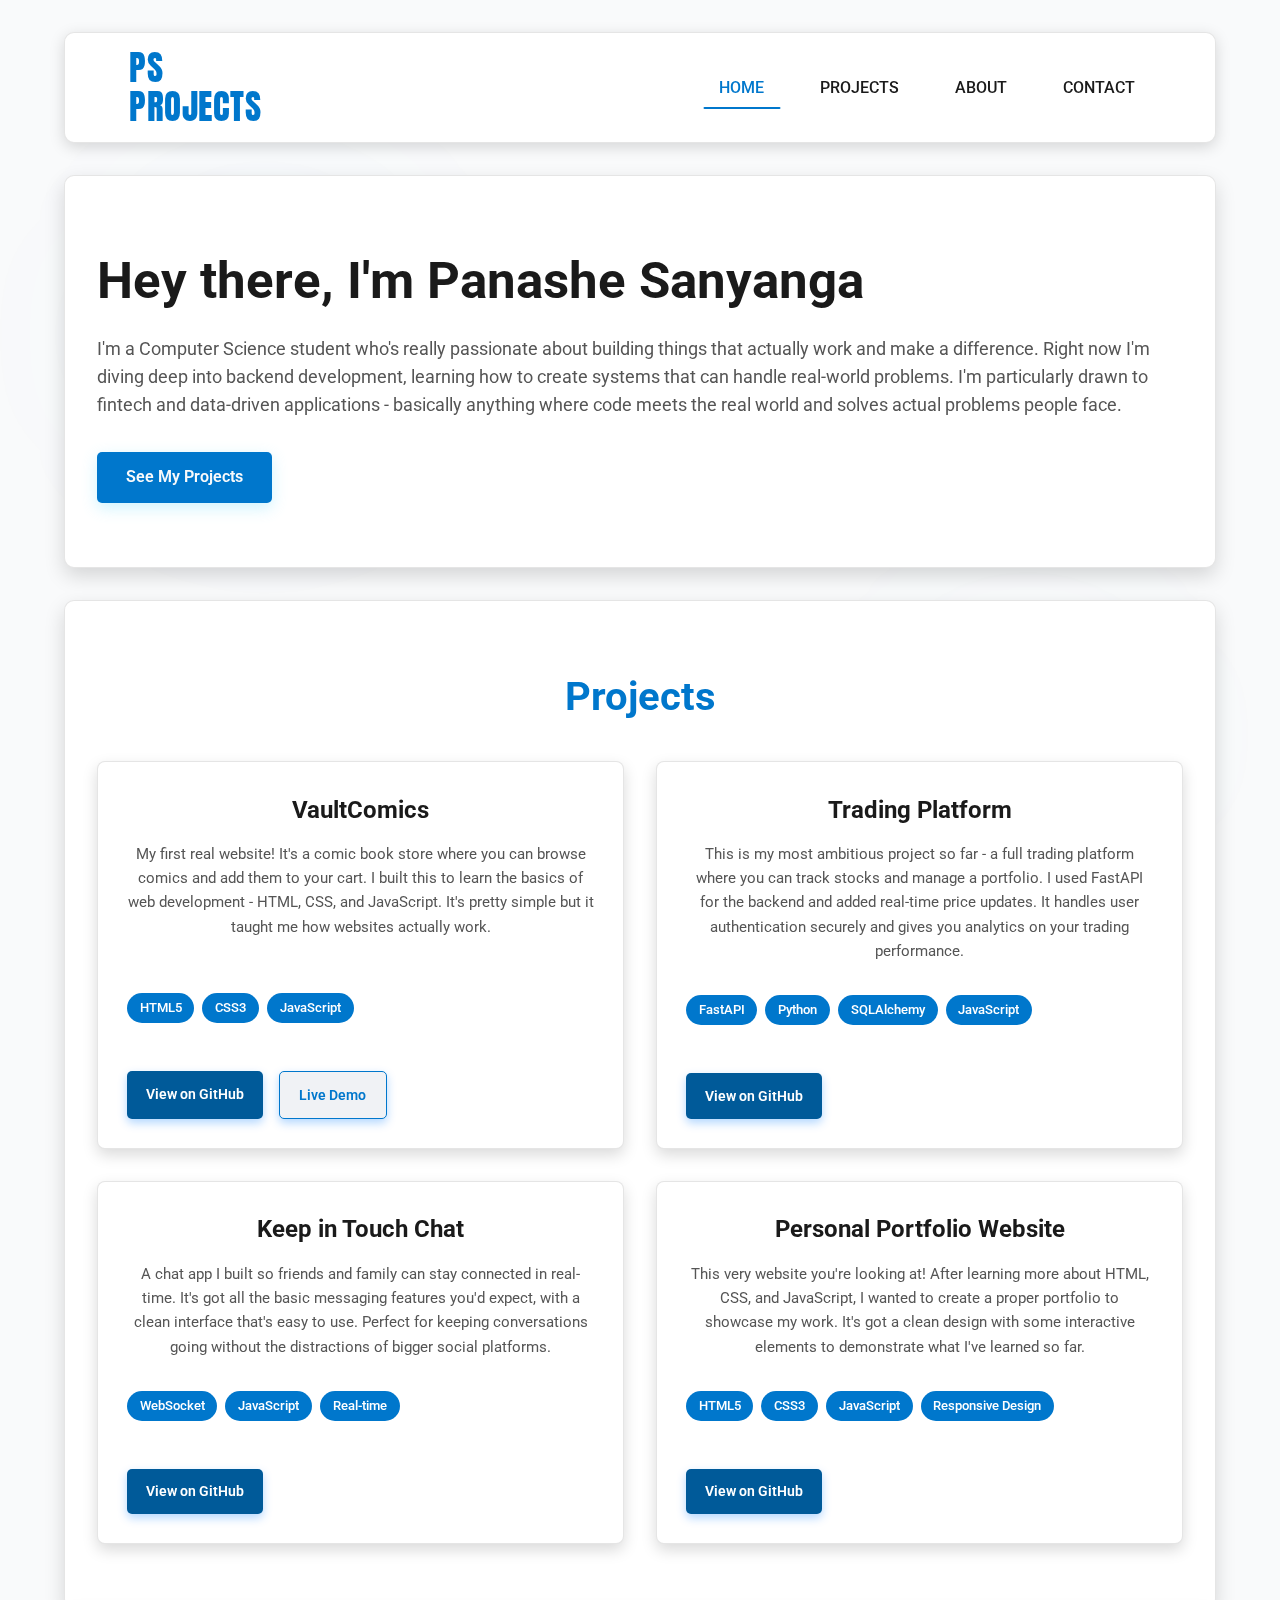
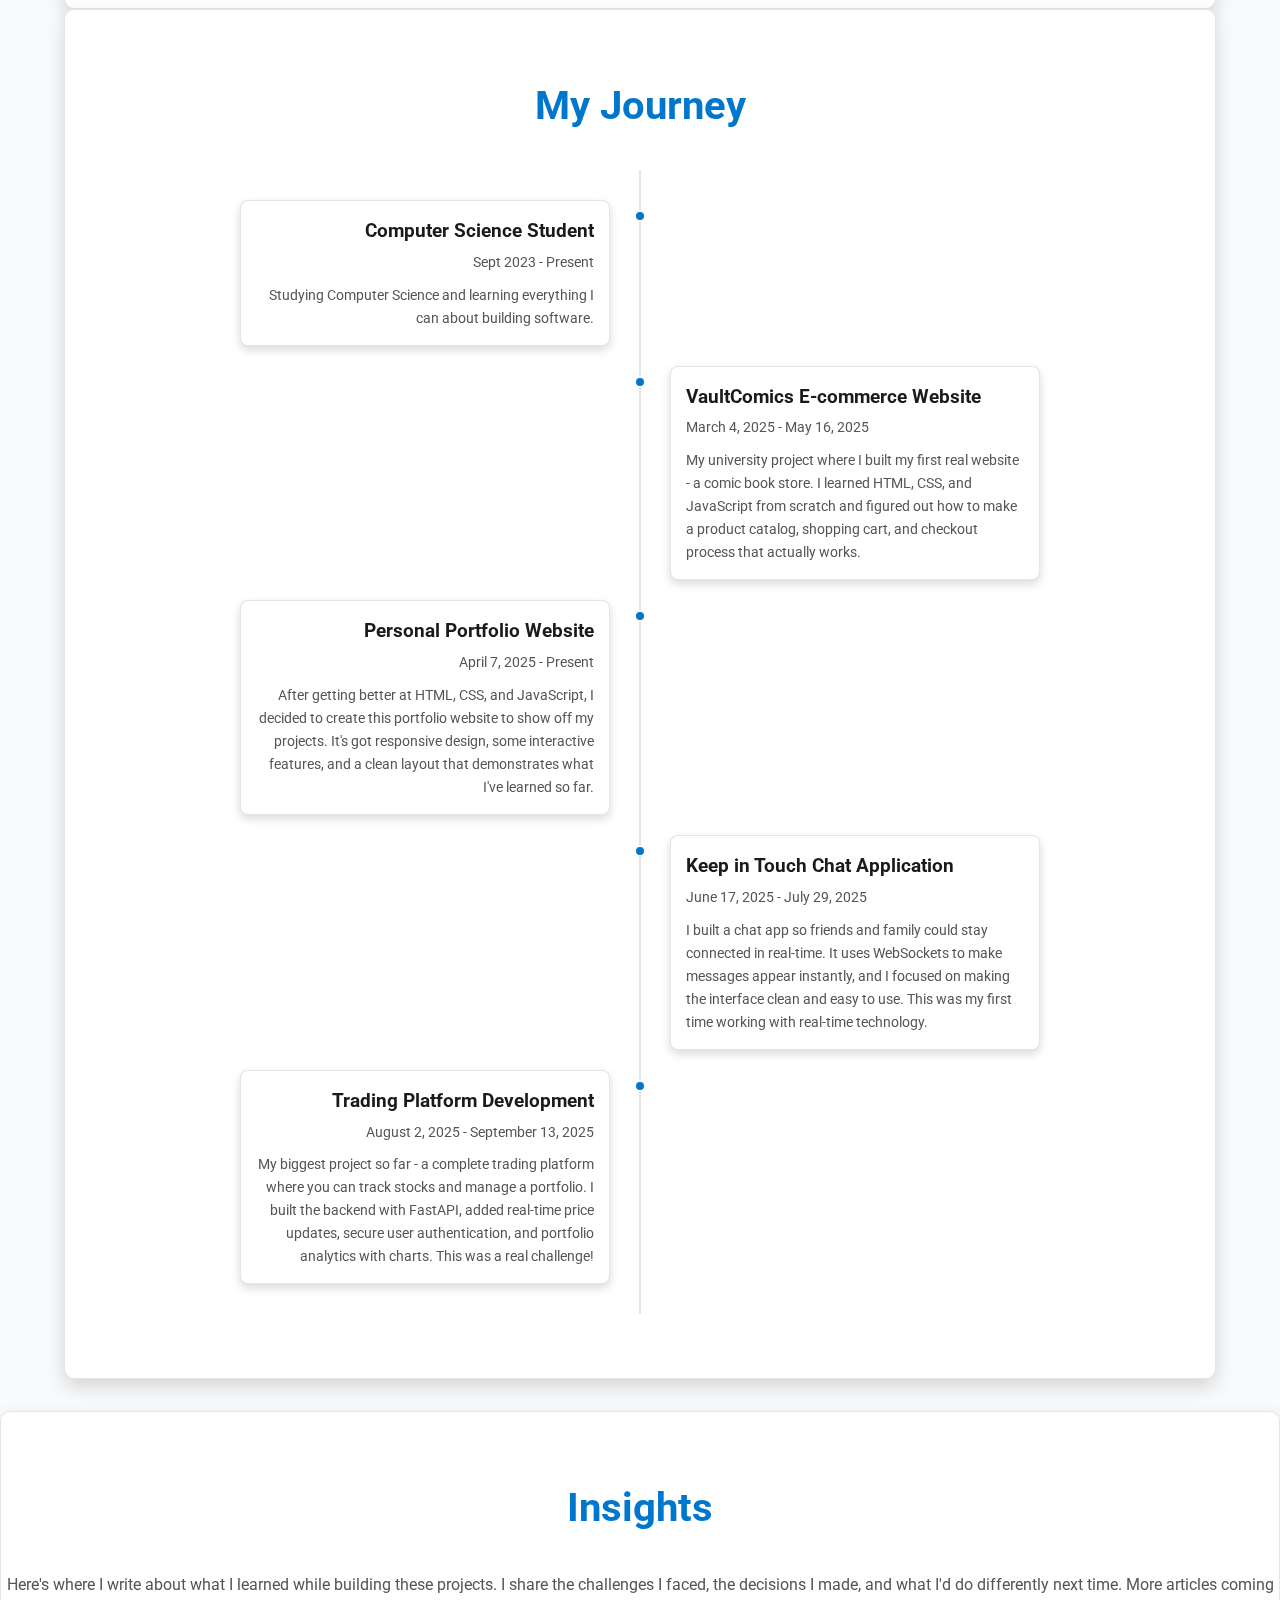
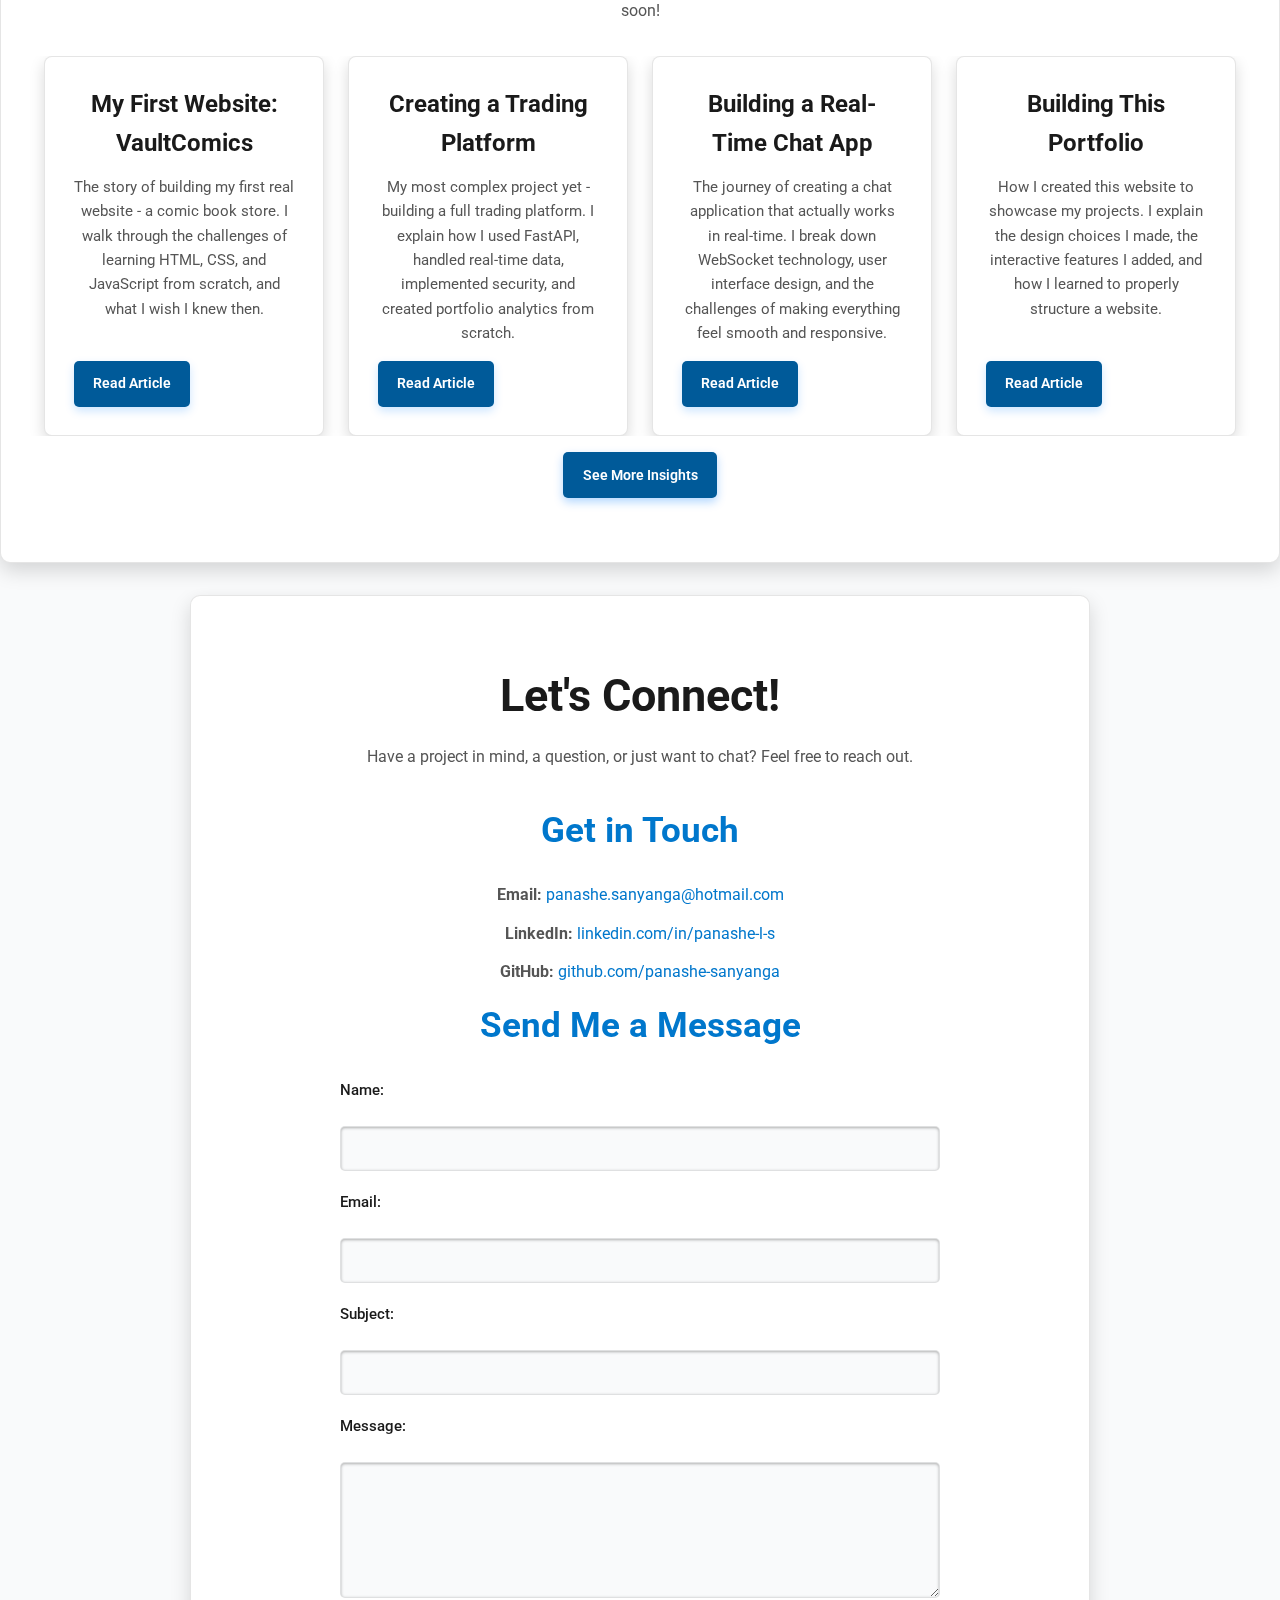
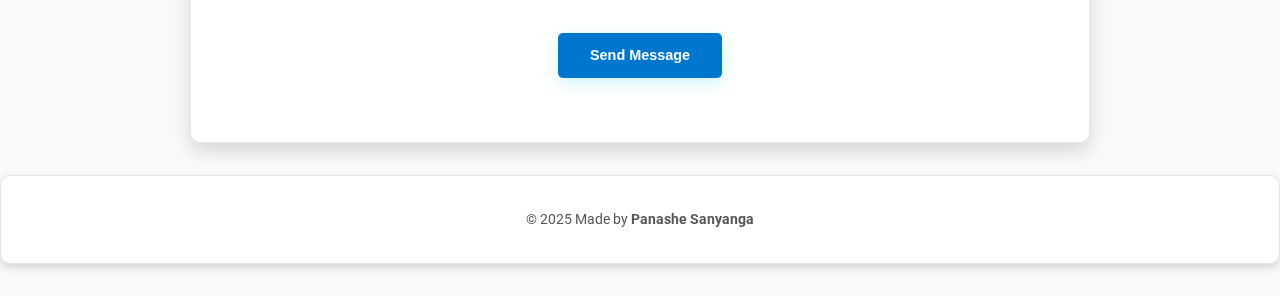
<file: index.html>
<!DOCTYPE html>
<html lang="en">
  <head>
    <!-- Meta tags for SEO and responsive design -->
    <meta charset="UTF-8" />
    <meta name="viewport" content="width=device-width, initial-scale=1" />
    <title>Panashe Sanyanga | Software Engineer Portfolio</title>
    
    <!-- Favicon -->
    <link rel="icon" href="images/favicon.ico" />
    
    <!-- Google Fonts - Anton for headers, Roboto for body text -->
    <link
      href="https://fonts.googleapis.com/css2?family=Anton&family=Roboto&display=swap"
      rel="stylesheet"
    />
    
    <!-- Main stylesheet -->
    <link rel="stylesheet" href="styles.css" />
  </head>
  <body>
    <!-- Background animation orbs -->
    <div class="floating-orbs"></div>
    
    <!-- Main navigation header -->
    <header>
      <div class="container header-bar">
        <!-- Personal logo/brand -->
        <div class="logo">PS <br />PROJECTS</div>
        
        <!-- Main navigation menu -->
        <nav class="nav">
          <a href="index.html" class="active">HOME</a>
          <a href="projects.html">PROJECTS</a>
          <a href="about.html">ABOUT</a>
          <a href="contact.html">CONTACT</a>
        </nav>
      </div>
    </header>

    <main>
      <section class="hero container" id="home">
        <div class="hero-content">
          <div class="intro">
            <h1>Hey there, I'm Panashe Sanyanga</h1>
            <p>
              I'm a Computer Science student who's really passionate about
              building things that actually work and make a difference. Right
              now I'm diving deep into backend development, learning how to
              create systems that can handle real-world problems. I'm
              particularly drawn to fintech and data-driven applications -
              basically anything where code meets the real world and solves
              actual problems people face.
            </p>
            <a href="#projects" class="cta">See My Projects</a>
          </div>
        </div>
      </section>

      <section
        class="projects container"
        id="projects"
        aria-label="Featured Projects"
      >
        <h2>Projects</h2>

        <div class="project-grid">
          <!-- VaultComics E-commerce Website -->
          <div class="project-card">
            <h3>VaultComics</h3>
            <p>
              My first real website! It's a comic book store where you can
              browse comics and add them to your cart. I built this to learn the
              basics of web development - HTML, CSS, and JavaScript. It's pretty
              simple but it taught me how websites actually work.
            </p>
            <div class="project-tech">
              <span class="tech-tag">HTML5</span>
              <span class="tech-tag">CSS3</span>
              <span class="tech-tag">JavaScript</span>
            </div>
            <div class="project-links">
              <a
                href="https://github.com/Code-by-PS/vaultcomics.github.io"
                target="_blank"
                rel="noopener noreferrer"
                class="button-link"
              >
                View on GitHub
              </a>
              <a
                href="https://code-by-ps.github.io/vaultcomics.github.io/"
                target="_blank"
                rel="noopener noreferrer"
                class="button-link secondary"
              >
                Live Demo
              </a>
            </div>
          </div>

          <!-- Trading Platform -->
          <div class="project-card">
            <h3>Trading Platform</h3>
            <p>
              This is my most ambitious project so far - a full trading platform
              where you can track stocks and manage a portfolio. I used FastAPI
              for the backend and added real-time price updates. It handles user
              authentication securely and gives you analytics on your trading
              performance.
            </p>
            <div class="project-tech">
              <span class="tech-tag">FastAPI</span>
              <span class="tech-tag">Python</span>
              <span class="tech-tag">SQLAlchemy</span>
              <span class="tech-tag">JavaScript</span>
            </div>
            <div class="project-links">
              <a
                href="https://github.com/Code-by-PS/Trading-Platform"
                target="_blank"
                rel="noopener noreferrer"
                class="button-link"
              >
                View on GitHub
              </a>
            </div>
          </div>

          <!-- Keep in Touch Chat -->
          <div class="project-card">
            <h3>Keep in Touch Chat</h3>
            <p>
              A chat app I built so friends and family can stay connected in
              real-time. It's got all the basic messaging features you'd expect,
              with a clean interface that's easy to use. Perfect for keeping
              conversations going without the distractions of bigger social
              platforms.
            </p>
            <div class="project-tech">
              <span class="tech-tag">WebSocket</span>
              <span class="tech-tag">JavaScript</span>
              <span class="tech-tag">Real-time</span>
            </div>
            <div class="project-links">
              <a
                href="https://github.com/Code-by-PS/keep-in-touch-chat"
                target="_blank"
                rel="noopener noreferrer"
                class="button-link"
              >
                View on GitHub
              </a>
            </div>
          </div>

          <!-- Personal Portfolio Website -->
          <div class="project-card">
            <h3>Personal Portfolio Website</h3>
            <p>
              This very website you're looking at! After learning more about
              HTML, CSS, and JavaScript, I wanted to create a proper portfolio
              to showcase my work. It's got a clean design with some interactive
              elements to demonstrate what I've learned so far.
            </p>
            <div class="project-tech">
              <span class="tech-tag">HTML5</span>
              <span class="tech-tag">CSS3</span>
              <span class="tech-tag">JavaScript</span>
              <span class="tech-tag">Responsive Design</span>
            </div>
            <div class="project-links">
              <a
                href="https://github.com/Code-by-PS/PS-PORTFOLIO"
                target="_blank"
                rel="noopener noreferrer"
                class="button-link"
              >
                View on GitHub
              </a>
              <a href="#" class="button-link secondary" style="display: none">
                Live Demo
              </a>
            </div>
          </div>
        </div>
      </section>

      <section class="experience-section container" id="experience">
        <h2>My Journey</h2>
        <div class="timeline">
          <div class="timeline-item">
            <div class="timeline-dot"></div>
            <div class="timeline-content">
              <h3>Computer Science Student</h3>
              <p class="date">Sept 2023 - Present</p>
              <p>
                Studying Computer Science and learning everything I can about
                building software.
              </p>
            </div>
          </div>

          <div class="timeline-item">
            <div class="timeline-dot"></div>
            <div class="timeline-content">
              <h3>VaultComics E-commerce Website</h3>
              <p class="date">March 4, 2025 - May 16, 2025</p>
              <p>
                My university project where I built my first real website - a
                comic book store. I learned HTML, CSS, and JavaScript from
                scratch and figured out how to make a product catalog, shopping
                cart, and checkout process that actually works.
              </p>
            </div>
          </div>

          <div class="timeline-item">
            <div class="timeline-dot"></div>
            <div class="timeline-content">
              <h3>Personal Portfolio Website</h3>
              <p class="date">April 7, 2025 - Present</p>
              <p>
                After getting better at HTML, CSS, and JavaScript, I decided to
                create this portfolio website to show off my projects. It's got
                responsive design, some interactive features, and a clean layout
                that demonstrates what I've learned so far.
              </p>
            </div>
          </div>

          <div class="timeline-item">
            <div class="timeline-dot"></div>
            <div class="timeline-content">
              <h3>Keep in Touch Chat Application</h3>
              <p class="date">June 17, 2025 - July 29, 2025</p>
              <p>
                I built a chat app so friends and family could stay connected in
                real-time. It uses WebSockets to make messages appear instantly,
                and I focused on making the interface clean and easy to use.
                This was my first time working with real-time technology.
              </p>
            </div>
          </div>

          <div class="timeline-item">
            <div class="timeline-dot"></div>
            <div class="timeline-content">
              <h3>Trading Platform Development</h3>
              <p class="date">August 2, 2025 - September 13, 2025</p>
              <p>
                My biggest project so far - a complete trading platform where
                you can track stocks and manage a portfolio. I built the backend
                with FastAPI, added real-time price updates, secure user
                authentication, and portfolio analytics with charts. This was a
                real challenge!
              </p>
            </div>
          </div>
        </div>
      </section>

      <section class="insights-section" aria-label="Insights and Tutorials">
        <h2>Insights</h2>
        <p>
          Here's where I write about what I learned while building these
          projects. I share the challenges I faced, the decisions I made, and
          what I'd do differently next time. More articles coming soon!
        </p>
        <div class="insights-cards">
          <article class="insight-card">
            <h3>My First Website: VaultComics</h3>
            <p>
              The story of building my first real website - a comic book store.
              I walk through the challenges of learning HTML, CSS, and
              JavaScript from scratch, and what I wish I knew then.
            </p>
            <a
              href="insights.html"
              class="button-link"
              aria-label="Read article about VaultComics"
              >Read Article</a
            >
          </article>

          <article class="insight-card">
            <h3>Creating a Trading Platform</h3>
            <p>
              My most complex project yet - building a full trading platform. I
              explain how I used FastAPI, handled real-time data, implemented
              security, and created portfolio analytics from scratch.
            </p>
            <a
              href="insights.html"
              class="button-link"
              aria-label="Read article about Trading Platform"
              >Read Article</a
            >
          </article>

          <article class="insight-card">
            <h3>Building a Real-Time Chat App</h3>
            <p>
              The journey of creating a chat application that actually works in
              real-time. I break down WebSocket technology, user interface
              design, and the challenges of making everything feel smooth and
              responsive.
            </p>
            <a
              href="insights.html"
              class="button-link"
              aria-label="Read article about Keep in Touch Chat"
              >Read Article</a
            >
          </article>

          <article class="insight-card">
            <h3>Building This Portfolio</h3>
            <p>
              How I created this website to showcase my projects. I explain the
              design choices I made, the interactive features I added, and how I
              learned to properly structure a website.
            </p>
            <a
              href="insights.html"
              class="button-link"
              aria-label="Read article about Portfolio Website"
              >Read Article</a
            >
          </article>
        </div>

        <a
          href="about.html"
          class="button-link"
          aria-label="See more insights"
          style="display: inline-block; margin-top: 1rem"
          >See More Insights</a
        >
      </section>

      <section class="contact-page container" id="contact">
        <div class="contact-intro">
          <h1>Let's Connect!</h1>
          <p>
            Have a project in mind, a question, or just want to chat? Feel free
            to reach out.
          </p>
        </div>

        <div class="contact-info">
          <h2>Get in Touch</h2>
          <p>
            <strong>Email:</strong>
            <a href="mailto:panashe.sanyanga@example.com"
              >panashe.sanyanga@hotmail.com</a
            >
          </p>
          <p>
            <strong>LinkedIn:</strong>
            <a
              href="https://www.linkedin.com/in/panashe-l-s"
              target="_blank"
              rel="noopener noreferrer"
              >linkedin.com/in/panashe-l-s</a
            >
          </p>
          <p>
            <strong>GitHub:</strong>
            <a
              href="https://github.com/Code-by-PS"
              target="_blank"
              rel="noopener noreferrer"
              >github.com/panashe-sanyanga</a
            >
          </p>
        </div>

        <div class="contact-form-section">
          <h2>Send Me a Message</h2>
          <form class="contact-form">
            <label for="name">Name:</label>
            <input type="text" id="name" name="name" required />

            <label for="email">Email:</label>
            <input type="email" id="email" name="email" required />

            <label for="subject">Subject:</label>
            <input type="text" id="subject" name="subject" />

            <label for="message">Message:</label>
            <textarea id="message" name="message" rows="6" required></textarea>

            <button type="submit">Send Message</button>
          </form>
        </div>
      </section>
    </main>

    <footer>&copy; 2025 Made by <strong>Panashe Sanyanga</strong></footer>

    <script src="script.js"></script>
  </body>
</html>
</file>
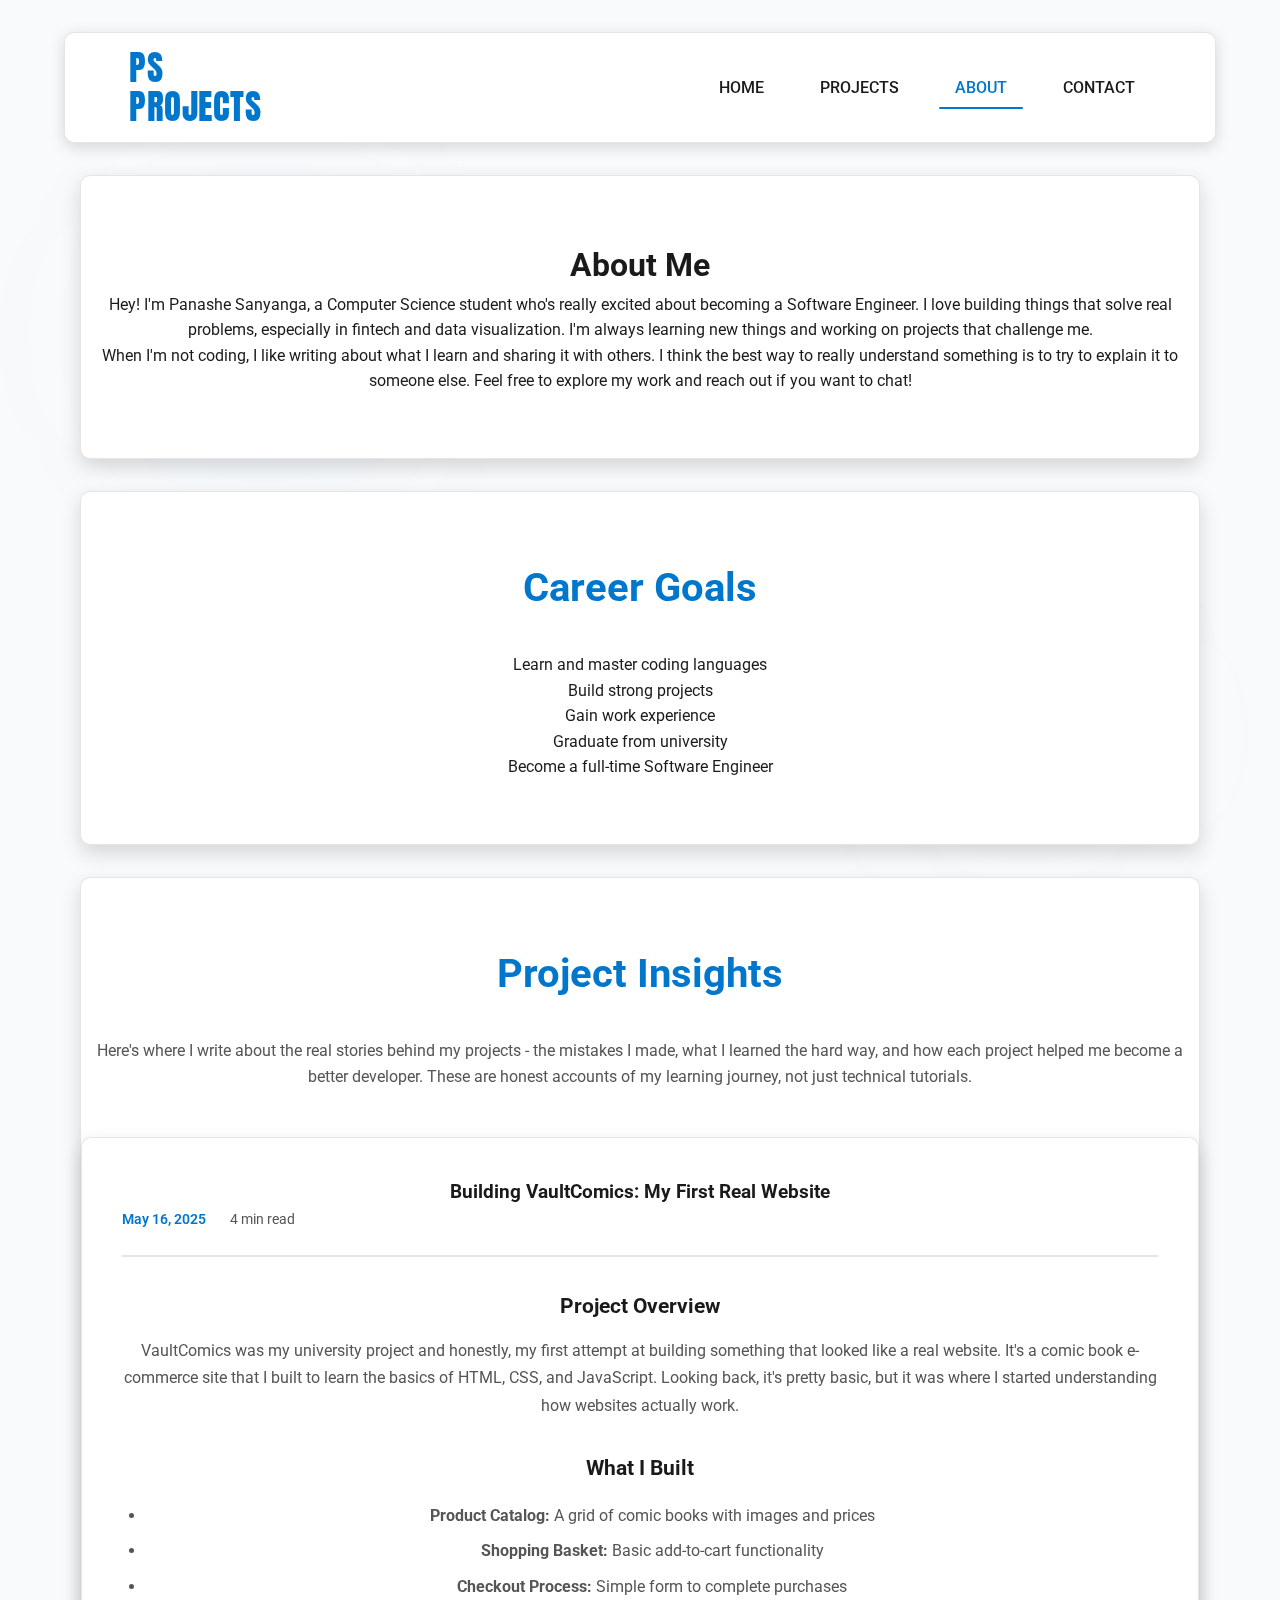
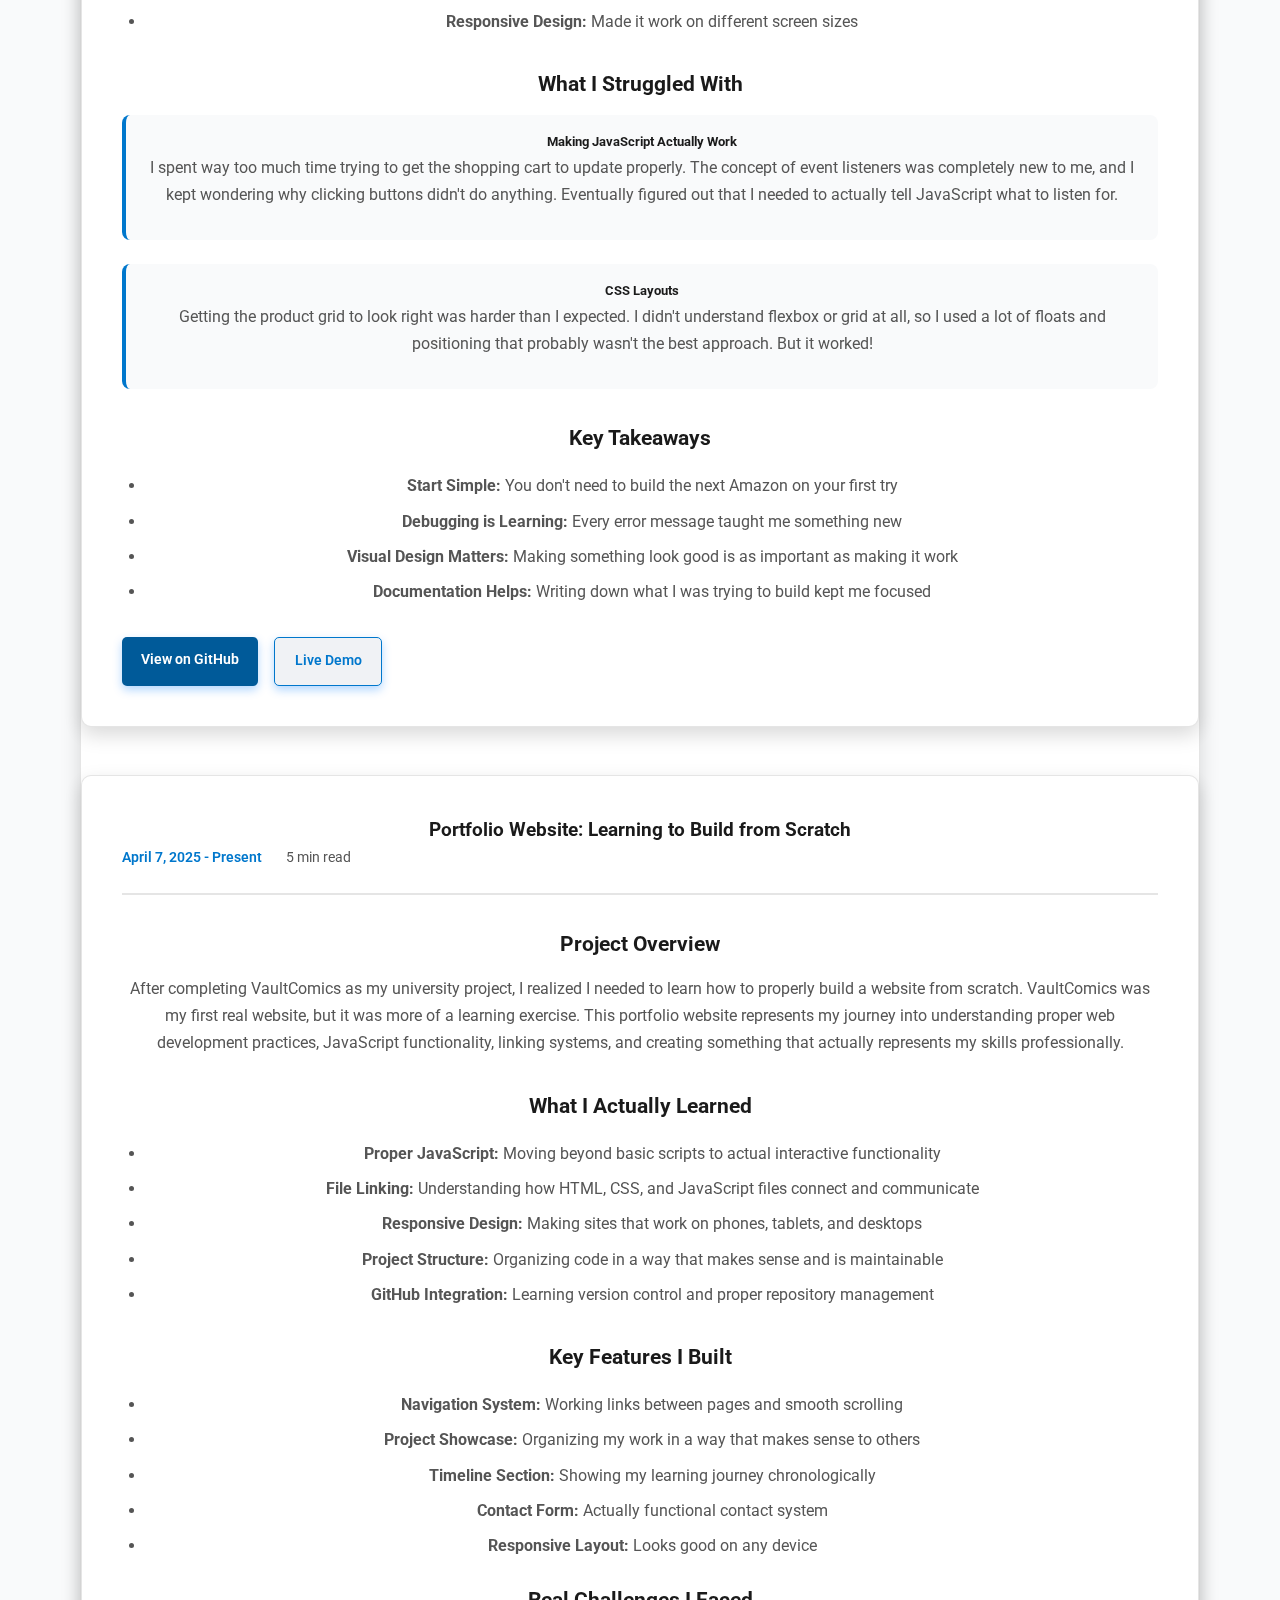
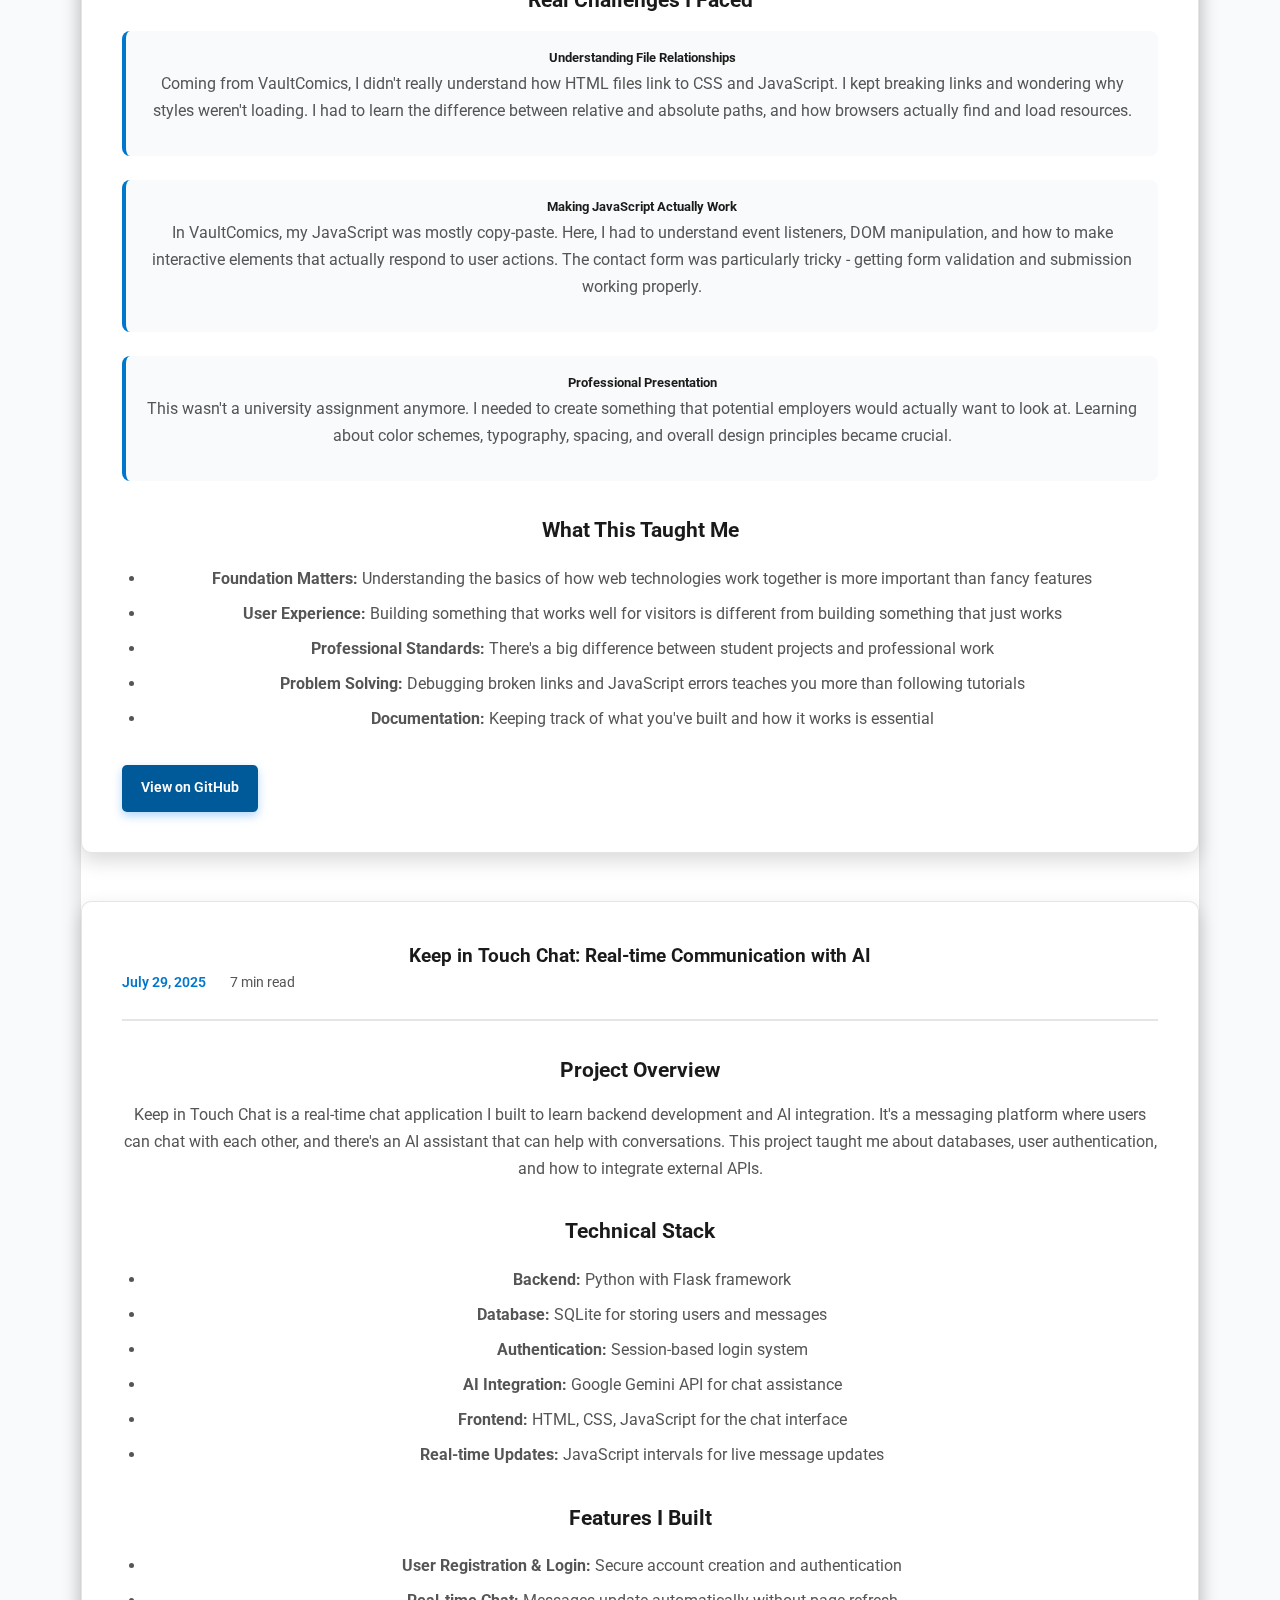
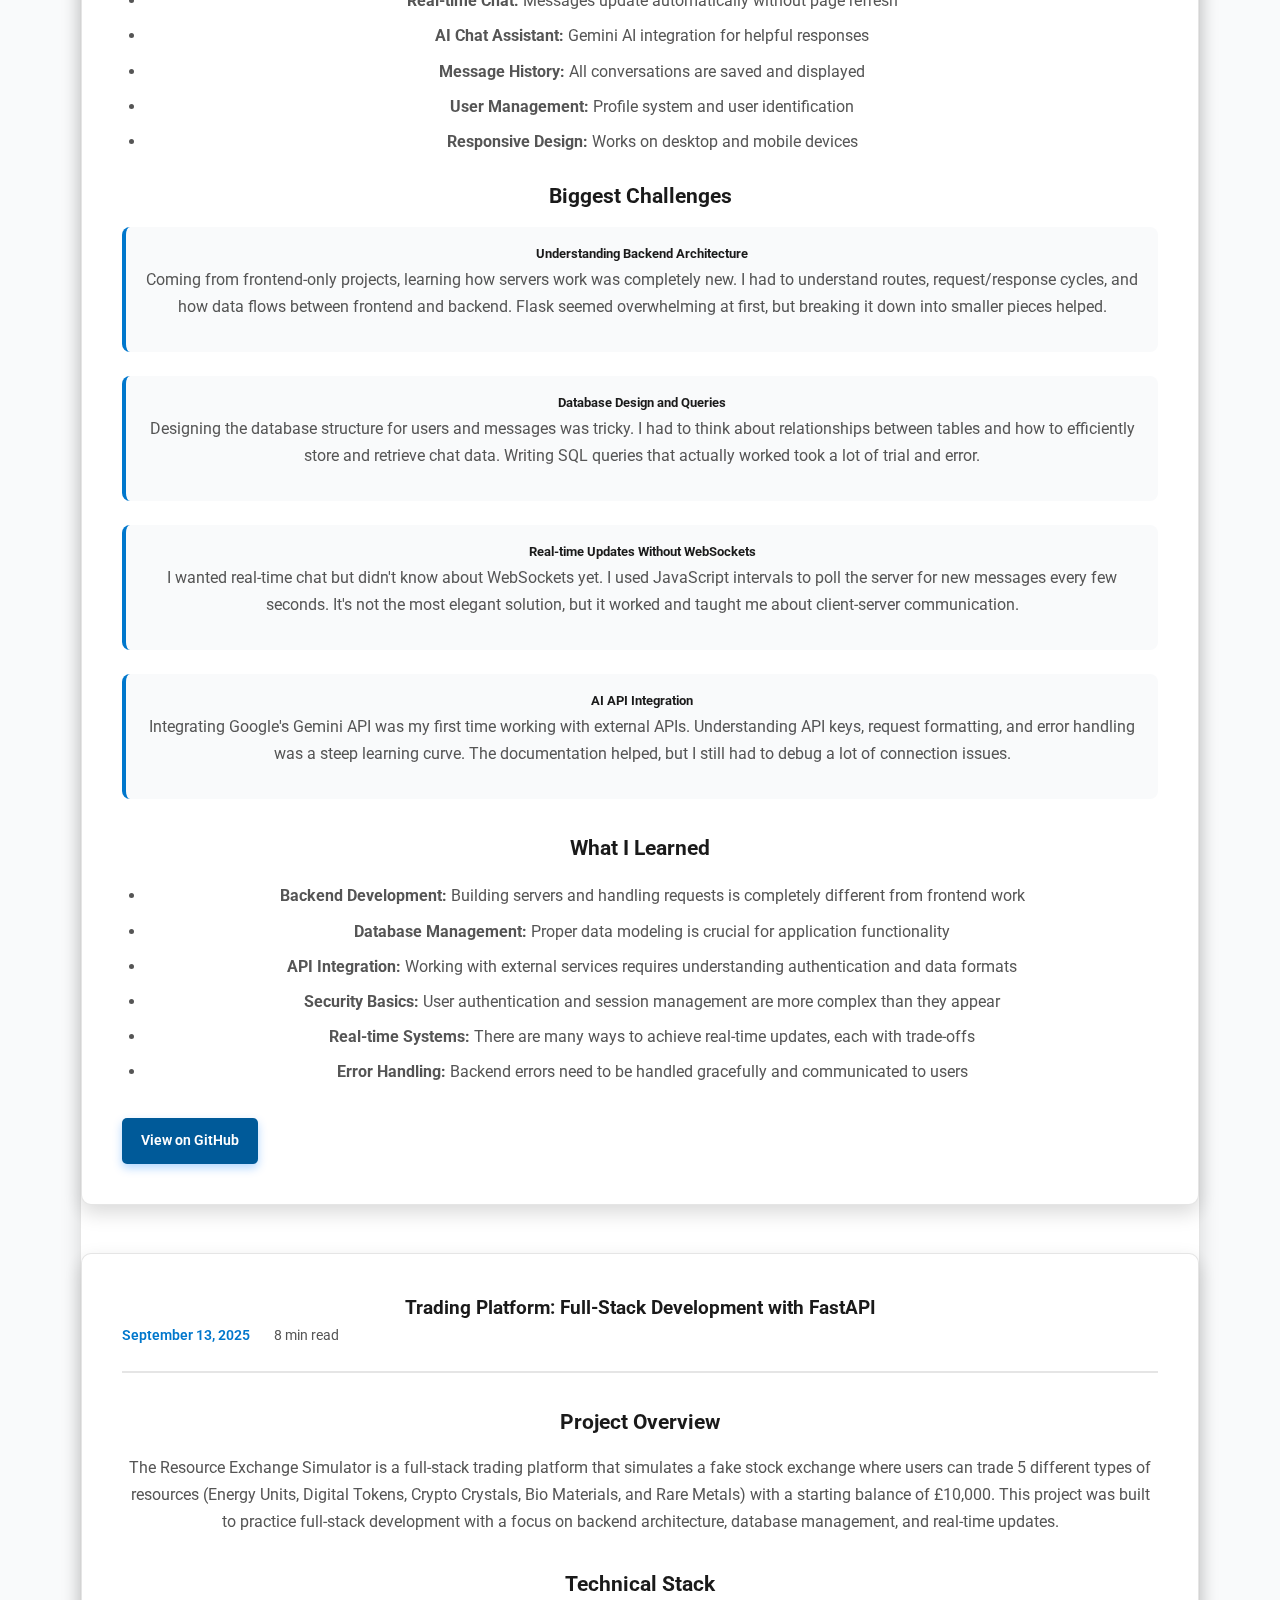
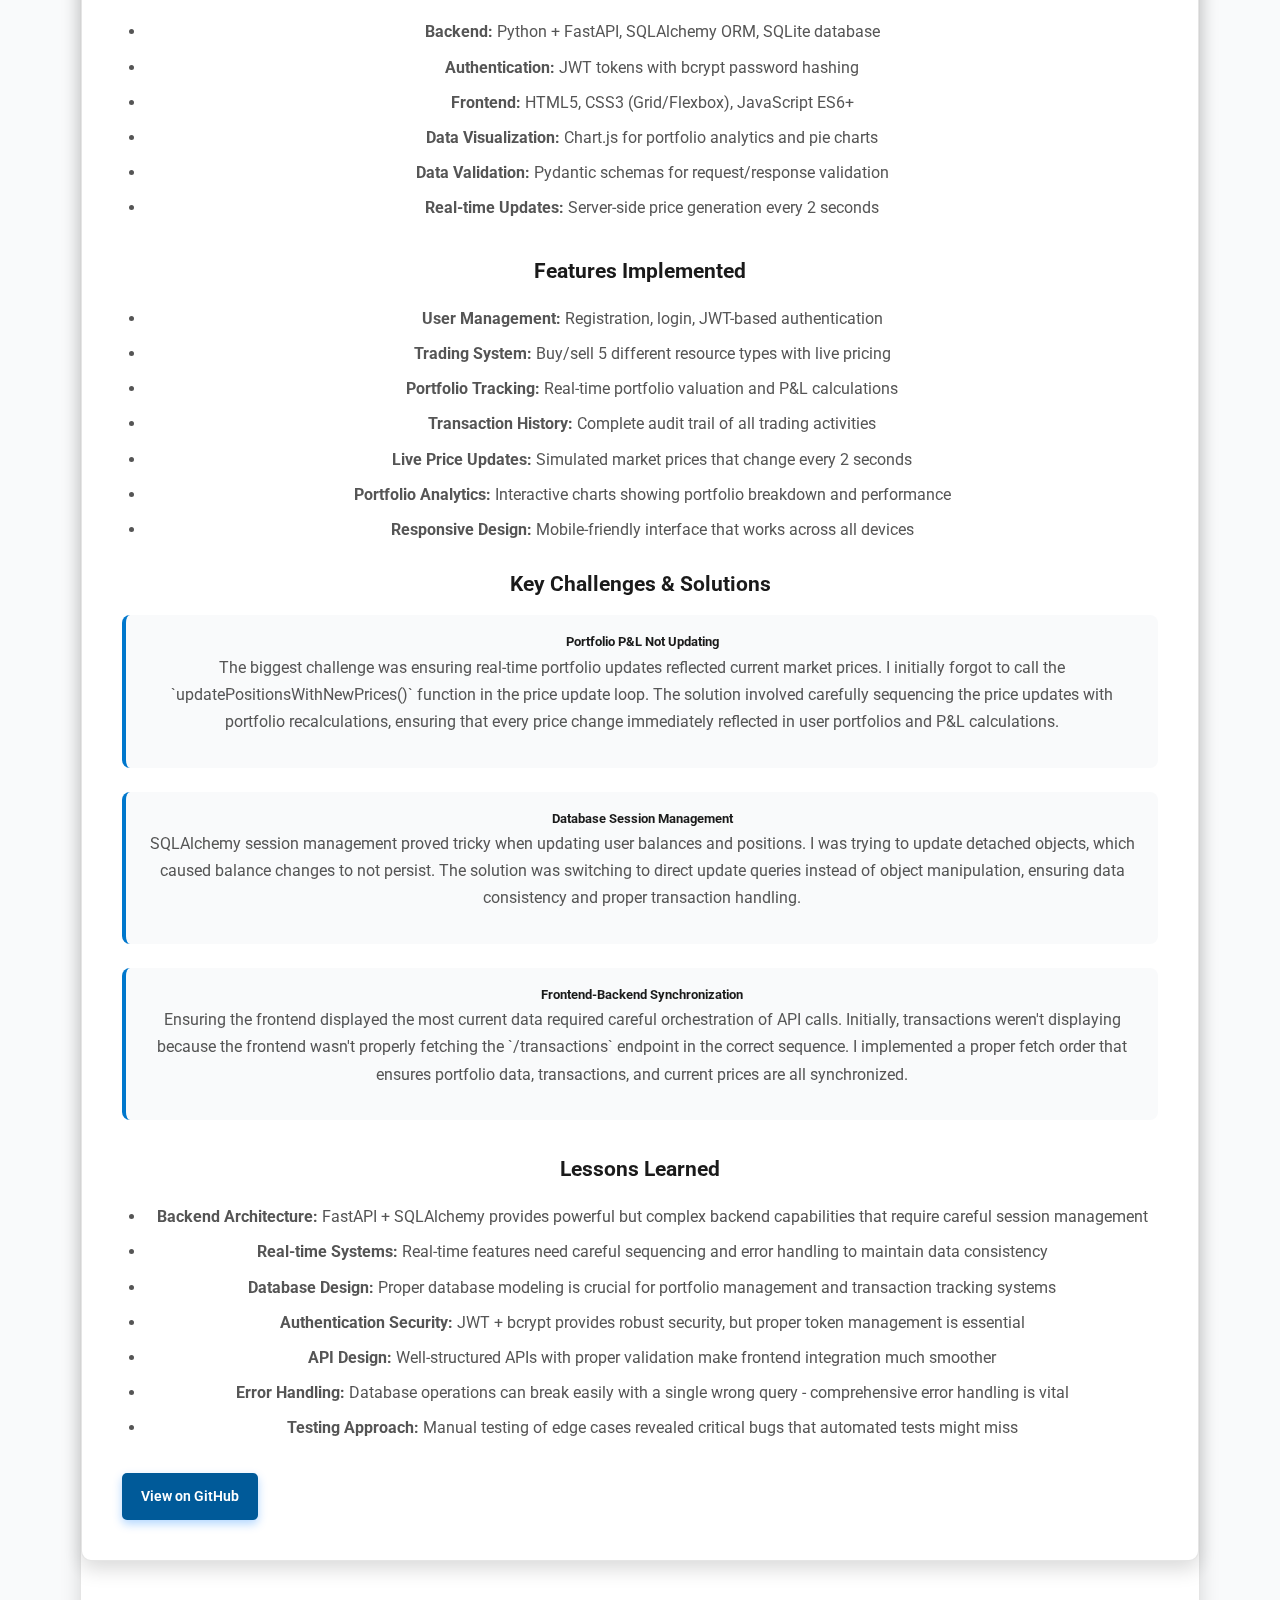
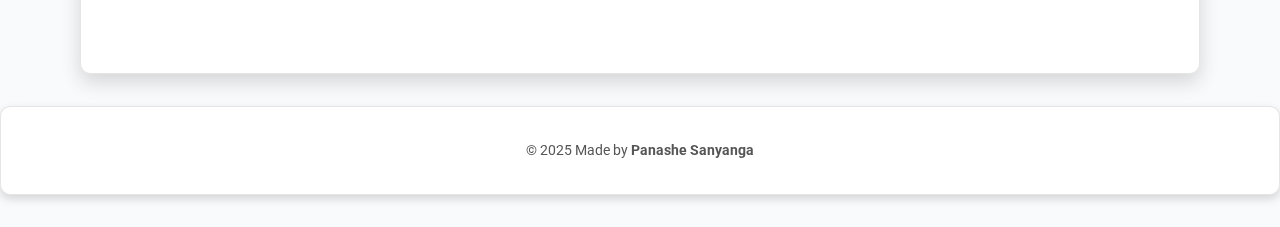
<file: about.html>
<!DOCTYPE html>
<html lang="en">
  <head>
    <meta charset="UTF-8" />
    <meta name="viewport" content="width=device-width, initial-scale=1" />
    <title>Panashe Sanyanga | About Me</title>
    <link rel="icon" href="images/favicon.ico" />
    <link
      href="https://fonts.googleapis.com/css2?family=Anton&family=Roboto&display=swap"
      rel="stylesheet"
    />
    <link rel="stylesheet" href="styles.css" />
    <meta
      name="description"
      content="About Panashe Sanyanga - aspiring software engineer passionate about fintech, secure systems, and data visualization. Portfolio and tutorials."
    />
  </head>
  <body>
    <div class="floating-orbs"></div>

    <header>
      <div class="container header-bar">
        <div class="logo">PS <br />PROJECTS</div>
        <nav class="nav" role="navigation">
          <a href="index.html">HOME</a>
          <a href="projects.html">PROJECTS</a>
          <a href="about.html" class="active">ABOUT</a>
          <a href="contact.html">CONTACT</a>
        </nav>
      </div>
    </header>

    <main class="container about-page" role="main">
      <section class="about-intro">
        <h1>About Me</h1>
        <p>
          Hey! I'm Panashe Sanyanga, a Computer Science student who's really 
          excited about becoming a Software Engineer. I love building things 
          that solve real problems, especially in fintech and data visualization. 
          I'm always learning new things and working on projects that challenge me.
        </p>
        <p>
          When I'm not coding, I like writing about what I learn and sharing 
          it with others. I think the best way to really understand something 
          is to try to explain it to someone else. Feel free to explore my work 
          and reach out if you want to chat!
        </p>
      </section>

      <section class="goals-section" aria-label="Career Goals">
        <h2>Career Goals</h2>
        <div class="goals-container">
          <div class="goal-card">Learn and master coding languages</div>
          <div class="goal-card">Build strong projects</div>
          <div class="goal-card">Gain work experience</div>
          <div class="goal-card">Graduate from university</div>
          <div class="goal-card">Become a full-time Software Engineer</div>
        </div>
      </section>

      <section class="insights-section" aria-label="Project Insights">
        <h2>Project Insights</h2>
        <p>
          Here's where I write about the real stories behind my projects - the 
          mistakes I made, what I learned the hard way, and how each project 
          helped me become a better developer. These are honest accounts of my 
          learning journey, not just technical tutorials.
        </p>

        <!-- VaultComics Article -->
        <article class="insight-article" id="vaultcomics-insight">
          <div class="article-header">
            <h3>Building VaultComics: My First Real Website</h3>
            <div class="article-meta">
              <span class="date">May 16, 2025</span>
              <span class="read-time">4 min read</span>
            </div>
          </div>

          <div class="article-content">
            <div class="project-overview">
              <h4>Project Overview</h4>
              <p>
                VaultComics was my university project and honestly, my first
                attempt at building something that looked like a real website.
                It's a comic book e-commerce site that I built to learn the
                basics of HTML, CSS, and JavaScript. Looking back, it's pretty
                basic, but it was where I started understanding how websites
                actually work.
              </p>
            </div>

            <div class="technical-details">
              <h4>What I Built</h4>
              <ul>
                <li>
                  <strong>Product Catalog:</strong> A grid of comic books with
                  images and prices
                </li>
                <li>
                  <strong>Shopping Basket:</strong> Basic add-to-cart
                  functionality
                </li>
                <li>
                  <strong>Checkout Process:</strong> Simple form to complete
                  purchases
                </li>
                <li>
                  <strong>Responsive Design:</strong> Made it work on different
                  screen sizes
                </li>
              </ul>
            </div>

            <div class="challenges-solutions">
              <h4>What I Struggled With</h4>
              <div class="challenge">
                <h5>Making JavaScript Actually Work</h5>
                <p>
                  I spent way too much time trying to get the shopping cart to
                  update properly. The concept of event listeners was completely
                  new to me, and I kept wondering why clicking buttons didn't do
                  anything. Eventually figured out that I needed to actually
                  tell JavaScript what to listen for.
                </p>
              </div>
              <div class="challenge">
                <h5>CSS Layouts</h5>
                <p>
                  Getting the product grid to look right was harder than I
                  expected. I didn't understand flexbox or grid at all, so I
                  used a lot of floats and positioning that probably wasn't the
                  best approach. But it worked!
                </p>
              </div>
            </div>

            <div class="lessons-learned">
              <h4>Key Takeaways</h4>
              <ul>
                <li>
                  <strong>Start Simple:</strong> You don't need to build the
                  next Amazon on your first try
                </li>
                <li>
                  <strong>Debugging is Learning:</strong> Every error message
                  taught me something new
                </li>
                <li>
                  <strong>Visual Design Matters:</strong> Making something look
                  good is as important as making it work
                </li>
                <li>
                  <strong>Documentation Helps:</strong> Writing down what I was
                  trying to build kept me focused
                </li>
              </ul>
            </div>

            <div class="project-links">
              <a
                href="https://github.com/Code-by-PS/vaultcomics.github.io"
                target="_blank"
                rel="noopener noreferrer"
                class="button-link"
              >
                View on GitHub
              </a>
              <a
                href="https://code-by-ps.github.io/vaultcomics.github.io/"
                target="_blank"
                rel="noopener noreferrer"
                class="button-link secondary"
              >
                Live Demo
              </a>
            </div>
          </div>
        </article>

        <!-- Portfolio Website Article -->
        <article class="insight-article" id="portfolio-insight">
          <div class="article-header">
            <h3>Portfolio Website: Learning to Build from Scratch</h3>
            <div class="article-meta">
              <span class="date">April 7, 2025 - Present</span>
              <span class="read-time">5 min read</span>
            </div>
          </div>

          <div class="article-content">
            <div class="project-overview">
              <h4>Project Overview</h4>
              <p>
                After completing VaultComics as my university project, I
                realized I needed to learn how to properly build a website from
                scratch. VaultComics was my first real website, but it was more
                of a learning exercise. This portfolio website represents my
                journey into understanding proper web development practices,
                JavaScript functionality, linking systems, and creating
                something that actually represents my skills professionally.
              </p>
            </div>

            <div class="technical-details">
              <h4>What I Actually Learned</h4>
              <ul>
                <li>
                  <strong>Proper JavaScript:</strong> Moving beyond basic
                  scripts to actual interactive functionality
                </li>
                <li>
                  <strong>File Linking:</strong> Understanding how HTML, CSS,
                  and JavaScript files connect and communicate
                </li>
                <li>
                  <strong>Responsive Design:</strong> Making sites that work on
                  phones, tablets, and desktops
                </li>
                <li>
                  <strong>Project Structure:</strong> Organizing code in a way
                  that makes sense and is maintainable
                </li>
                <li>
                  <strong>GitHub Integration:</strong> Learning version control
                  and proper repository management
                </li>
              </ul>
            </div>

            <div class="features-implemented">
              <h4>Key Features I Built</h4>
              <ul>
                <li>
                  <strong>Navigation System:</strong> Working links between
                  pages and smooth scrolling
                </li>
                <li>
                  <strong>Project Showcase:</strong> Organizing my work in a way
                  that makes sense to others
                </li>
                <li>
                  <strong>Timeline Section:</strong> Showing my learning journey
                  chronologically
                </li>
                <li>
                  <strong>Contact Form:</strong> Actually functional contact
                  system
                </li>
                <li>
                  <strong>Responsive Layout:</strong> Looks good on any device
                </li>
              </ul>
            </div>

            <div class="challenges-solutions">
              <h4>Real Challenges I Faced</h4>
              <div class="challenge">
                <h5>Understanding File Relationships</h5>
                <p>
                  Coming from VaultComics, I didn't really understand how HTML
                  files link to CSS and JavaScript. I kept breaking links and
                  wondering why styles weren't loading. I had to learn the
                  difference between relative and absolute paths, and how
                  browsers actually find and load resources.
                </p>
              </div>
              <div class="challenge">
                <h5>Making JavaScript Actually Work</h5>
                <p>
                  In VaultComics, my JavaScript was mostly copy-paste. Here, I
                  had to understand event listeners, DOM manipulation, and how
                  to make interactive elements that actually respond to user
                  actions. The contact form was particularly tricky - getting
                  form validation and submission working properly.
                </p>
              </div>
              <div class="challenge">
                <h5>Professional Presentation</h5>
                <p>
                  This wasn't a university assignment anymore. I needed to
                  create something that potential employers would actually want
                  to look at. Learning about color schemes, typography, spacing,
                  and overall design principles became crucial.
                </p>
              </div>
            </div>

            <div class="lessons-learned">
              <h4>What This Taught Me</h4>
              <ul>
                <li>
                  <strong>Foundation Matters:</strong> Understanding the basics
                  of how web technologies work together is more important than
                  fancy features
                </li>
                <li>
                  <strong>User Experience:</strong> Building something that
                  works well for visitors is different from building something
                  that just works
                </li>
                <li>
                  <strong>Professional Standards:</strong> There's a big
                  difference between student projects and professional work
                </li>
                <li>
                  <strong>Problem Solving:</strong> Debugging broken links and
                  JavaScript errors teaches you more than following tutorials
                </li>
                <li>
                  <strong>Documentation:</strong> Keeping track of what you've
                  built and how it works is essential
                </li>
              </ul>
            </div>

            <div class="project-links">
              <a
                href="https://github.com/Code-by-PS/PS-PORTFOLIO"
                target="_blank"
                rel="noopener noreferrer"
                class="button-link"
              >
                View on GitHub
              </a>
            </div>
          </div>
        </article>

        <!-- Keep in Touch Chat Article -->
        <article class="insight-article" id="chat-insight">
          <div class="article-header">
            <h3>Keep in Touch Chat: Real-time Communication with AI</h3>
            <div class="article-meta">
              <span class="date">July 29, 2025</span>
              <span class="read-time">7 min read</span>
            </div>
          </div>

          <div class="article-content">
            <div class="project-overview">
              <h4>Project Overview</h4>
              <p>
                Keep in Touch Chat is a real-time chat application I built to
                learn backend development and AI integration. It's a messaging
                platform where users can chat with each other, and there's an AI
                assistant that can help with conversations. This project taught
                me about databases, user authentication, and how to integrate
                external APIs.
              </p>
            </div>

            <div class="technical-details">
              <h4>Technical Stack</h4>
              <ul>
                <li><strong>Backend:</strong> Python with Flask framework</li>
                <li>
                  <strong>Database:</strong> SQLite for storing users and
                  messages
                </li>
                <li>
                  <strong>Authentication:</strong> Session-based login system
                </li>
                <li>
                  <strong>AI Integration:</strong> Google Gemini API for chat
                  assistance
                </li>
                <li>
                  <strong>Frontend:</strong> HTML, CSS, JavaScript for the chat
                  interface
                </li>
                <li>
                  <strong>Real-time Updates:</strong> JavaScript intervals for
                  live message updates
                </li>
              </ul>
            </div>

            <div class="features-implemented">
              <h4>Features I Built</h4>
              <ul>
                <li>
                  <strong>User Registration & Login:</strong> Secure account
                  creation and authentication
                </li>
                <li>
                  <strong>Real-time Chat:</strong> Messages update automatically
                  without page refresh
                </li>
                <li>
                  <strong>AI Chat Assistant:</strong> Gemini AI integration for
                  helpful responses
                </li>
                <li>
                  <strong>Message History:</strong> All conversations are saved
                  and displayed
                </li>
                <li>
                  <strong>User Management:</strong> Profile system and user
                  identification
                </li>
                <li>
                  <strong>Responsive Design:</strong> Works on desktop and
                  mobile devices
                </li>
              </ul>
            </div>

            <div class="challenges-solutions">
              <h4>Biggest Challenges</h4>
              <div class="challenge">
                <h5>Understanding Backend Architecture</h5>
                <p>
                  Coming from frontend-only projects, learning how servers work
                  was completely new. I had to understand routes,
                  request/response cycles, and how data flows between frontend
                  and backend. Flask seemed overwhelming at first, but breaking
                  it down into smaller pieces helped.
                </p>
              </div>
              <div class="challenge">
                <h5>Database Design and Queries</h5>
                <p>
                  Designing the database structure for users and messages was
                  tricky. I had to think about relationships between tables and
                  how to efficiently store and retrieve chat data. Writing SQL
                  queries that actually worked took a lot of trial and error.
                </p>
              </div>
              <div class="challenge">
                <h5>Real-time Updates Without WebSockets</h5>
                <p>
                  I wanted real-time chat but didn't know about WebSockets yet.
                  I used JavaScript intervals to poll the server for new
                  messages every few seconds. It's not the most elegant
                  solution, but it worked and taught me about client-server
                  communication.
                </p>
              </div>
              <div class="challenge">
                <h5>AI API Integration</h5>
                <p>
                  Integrating Google's Gemini API was my first time working with
                  external APIs. Understanding API keys, request formatting, and
                  error handling was a steep learning curve. The documentation
                  helped, but I still had to debug a lot of connection issues.
                </p>
              </div>
            </div>

            <div class="lessons-learned">
              <h4>What I Learned</h4>
              <ul>
                <li>
                  <strong>Backend Development:</strong> Building servers and
                  handling requests is completely different from frontend work
                </li>
                <li>
                  <strong>Database Management:</strong> Proper data modeling is
                  crucial for application functionality
                </li>
                <li>
                  <strong>API Integration:</strong> Working with external
                  services requires understanding authentication and data
                  formats
                </li>
                <li>
                  <strong>Security Basics:</strong> User authentication and
                  session management are more complex than they appear
                </li>
                <li>
                  <strong>Real-time Systems:</strong> There are many ways to
                  achieve real-time updates, each with trade-offs
                </li>
                <li>
                  <strong>Error Handling:</strong> Backend errors need to be
                  handled gracefully and communicated to users
                </li>
              </ul>
            </div>

            <div class="project-links">
              <a
                href="https://github.com/Code-by-PS/keep-in-touch-chat"
                target="_blank"
                rel="noopener noreferrer"
                class="button-link"
              >
                View on GitHub
              </a>
            </div>
          </div>
        </article>

        <!-- Trading Platform Article -->
        <article class="insight-article" id="trading-insight">
          <div class="article-header">
            <h3>Trading Platform: Full-Stack Development with FastAPI</h3>
            <div class="article-meta">
              <span class="date">September 13, 2025</span>
              <span class="read-time">8 min read</span>
            </div>
          </div>

          <div class="article-content">
            <div class="project-overview">
              <h4>Project Overview</h4>
              <p>
                The Resource Exchange Simulator is a full-stack trading platform
                that simulates a fake stock exchange where users can trade 5
                different types of resources (Energy Units, Digital Tokens,
                Crypto Crystals, Bio Materials, and Rare Metals) with a starting
                balance of £10,000. This project was built to practice
                full-stack development with a focus on backend architecture,
                database management, and real-time updates.
              </p>
            </div>

            <div class="technical-details">
              <h4>Technical Stack</h4>
              <ul>
                <li>
                  <strong>Backend:</strong> Python + FastAPI, SQLAlchemy ORM,
                  SQLite database
                </li>
                <li>
                  <strong>Authentication:</strong> JWT tokens with bcrypt
                  password hashing
                </li>
                <li>
                  <strong>Frontend:</strong> HTML5, CSS3 (Grid/Flexbox),
                  JavaScript ES6+
                </li>
                <li>
                  <strong>Data Visualization:</strong> Chart.js for portfolio
                  analytics and pie charts
                </li>
                <li>
                  <strong>Data Validation:</strong> Pydantic schemas for
                  request/response validation
                </li>
                <li>
                  <strong>Real-time Updates:</strong> Server-side price
                  generation every 2 seconds
                </li>
              </ul>
            </div>

            <div class="features-implemented">
              <h4>Features Implemented</h4>
              <ul>
                <li>
                  <strong>User Management:</strong> Registration, login,
                  JWT-based authentication
                </li>
                <li>
                  <strong>Trading System:</strong> Buy/sell 5 different resource
                  types with live pricing
                </li>
                <li>
                  <strong>Portfolio Tracking:</strong> Real-time portfolio
                  valuation and P&L calculations
                </li>
                <li>
                  <strong>Transaction History:</strong> Complete audit trail of
                  all trading activities
                </li>
                <li>
                  <strong>Live Price Updates:</strong> Simulated market prices
                  that change every 2 seconds
                </li>
                <li>
                  <strong>Portfolio Analytics:</strong> Interactive charts
                  showing portfolio breakdown and performance
                </li>
                <li>
                  <strong>Responsive Design:</strong> Mobile-friendly interface
                  that works across all devices
                </li>
              </ul>
            </div>

            <div class="challenges-solutions">
              <h4>Key Challenges & Solutions</h4>
              <div class="challenge">
                <h5>Portfolio P&L Not Updating</h5>
                <p>
                  The biggest challenge was ensuring real-time portfolio updates
                  reflected current market prices. I initially forgot to call
                  the `updatePositionsWithNewPrices()` function in the price
                  update loop. The solution involved carefully sequencing the
                  price updates with portfolio recalculations, ensuring that
                  every price change immediately reflected in user portfolios
                  and P&L calculations.
                </p>
              </div>
              <div class="challenge">
                <h5>Database Session Management</h5>
                <p>
                  SQLAlchemy session management proved tricky when updating user
                  balances and positions. I was trying to update detached
                  objects, which caused balance changes to not persist. The
                  solution was switching to direct update queries instead of
                  object manipulation, ensuring data consistency and proper
                  transaction handling.
                </p>
              </div>
              <div class="challenge">
                <h5>Frontend-Backend Synchronization</h5>
                <p>
                  Ensuring the frontend displayed the most current data required
                  careful orchestration of API calls. Initially, transactions
                  weren't displaying because the frontend wasn't properly
                  fetching the `/transactions` endpoint in the correct sequence.
                  I implemented a proper fetch order that ensures portfolio
                  data, transactions, and current prices are all synchronized.
                </p>
              </div>
            </div>

            <div class="lessons-learned">
              <h4>Lessons Learned</h4>
              <ul>
                <li>
                  <strong>Backend Architecture:</strong> FastAPI + SQLAlchemy
                  provides powerful but complex backend capabilities that
                  require careful session management
                </li>
                <li>
                  <strong>Real-time Systems:</strong> Real-time features need
                  careful sequencing and error handling to maintain data
                  consistency
                </li>
                <li>
                  <strong>Database Design:</strong> Proper database modeling is
                  crucial for portfolio management and transaction tracking
                  systems
                </li>
                <li>
                  <strong>Authentication Security:</strong> JWT + bcrypt
                  provides robust security, but proper token management is
                  essential
                </li>
                <li>
                  <strong>API Design:</strong> Well-structured APIs with proper
                  validation make frontend integration much smoother
                </li>
                <li>
                  <strong>Error Handling:</strong> Database operations can break
                  easily with a single wrong query - comprehensive error
                  handling is vital
                </li>
                <li>
                  <strong>Testing Approach:</strong> Manual testing of edge
                  cases revealed critical bugs that automated tests might miss
                </li>
              </ul>
            </div>

            <div class="project-links">
              <a
                href="https://github.com/Code-by-PS/Trading-Platform"
                target="_blank"
                rel="noopener noreferrer"
                class="button-link"
              >
                View on GitHub
              </a>
            </div>
          </div>
        </article>
      </section>
    </main>

    <footer>&copy; 2025 Made by <strong>Panashe Sanyanga</strong></footer>
  </body>
</html>
</file>
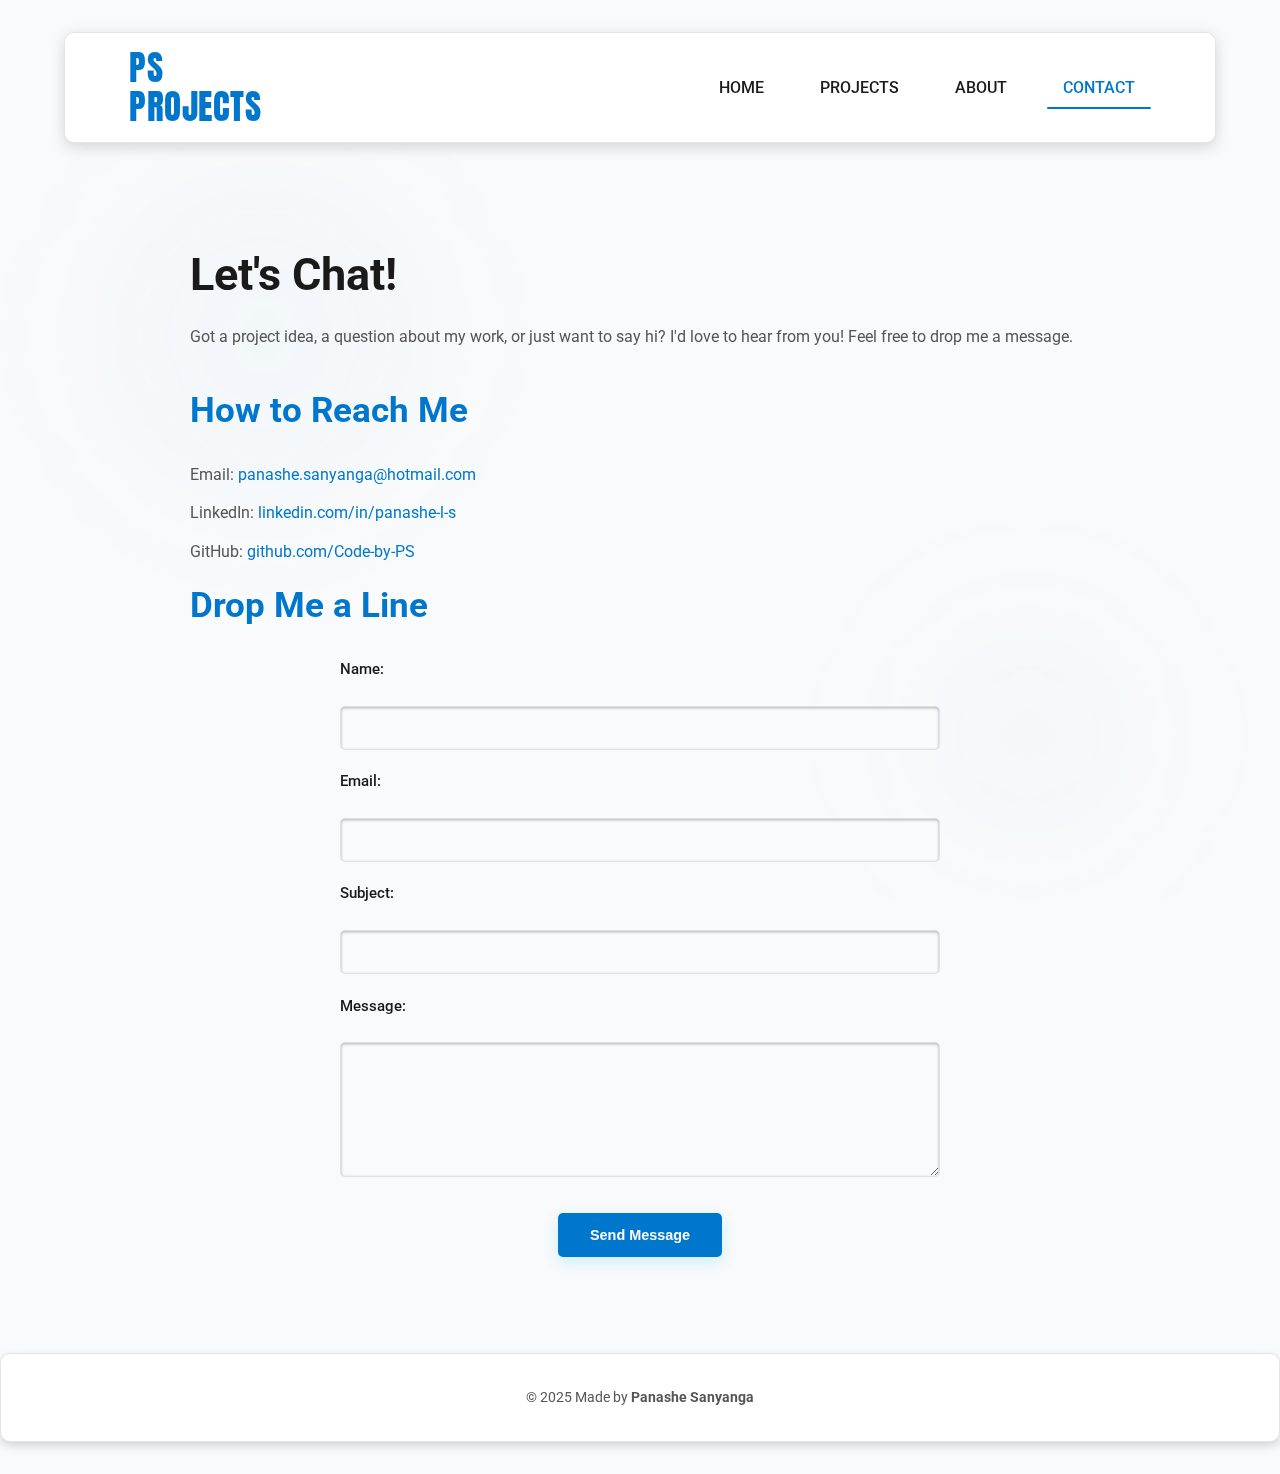
<file: contact.html>
<!DOCTYPE html>
<html lang="en">
  <head>
    <meta charset="UTF-8" />
    <meta name="viewport" content="width=device-width, initial-scale=1" />
    <title>Panashe Sanyanga | Contact Me</title>
    <link rel="icon" href="images/favicon.ico" />
    <link
      href="https://fonts.googleapis.com/css2?family=Anton&family=Roboto&display=swap"
      rel="stylesheet"
    />
    <link rel="stylesheet" href="styles.css" />
  </head>
  <body>
    <div class="floating-orbs"></div>

    <header>
      <div class="container header-bar">
        <div class="logo">PS <br />PROJECTS</div>
        <nav class="nav">
          <a href="index.html">HOME</a>
          <a href="projects.html">PROJECTS</a>

          <a href="about.html">ABOUT</a>
          <a href="contact.html" class="active">CONTACT</a>
        </nav>
      </div>
    </header>

    <main class="container contact-page" id="contact">
      <div class="contact-intro">
        <h1>Let's Chat!</h1>
        <p>
          Got a project idea, a question about my work, or just want to say hi?
          I'd love to hear from you! Feel free to drop me a message.
        </p>
      </div>

      <div class="contact-info">
        <h2>How to Reach Me</h2>
        <p>
          Email:
          <a href="mailto:panashe.sanyanga@hotmail.com"
            >panashe.sanyanga@hotmail.com</a
          >
        </p>
        <p>
          LinkedIn:
          <a href="https://www.linkedin.com/in/panashe-l-s" target="_blank"
            >linkedin.com/in/panashe-l-s</a
          >
        </p>
        <p>
          GitHub:
          <a href="https://github.com/Code-by-PS" target="_blank"
            >github.com/Code-by-PS</a
          >
        </p>
      </div>

      <div class="contact-form-section">
        <h2>Drop Me a Line</h2>
        <form class="contact-form">
          <label for="name">Name:</label>
          <input type="text" id="name" name="name" required />

          <label for="email">Email:</label>
          <input type="email" id="email" name="email" required />

          <label for="subject">Subject:</label>
          <input type="text" id="subject" name="subject" />

          <label for="message">Message:</label>
          <textarea id="message" name="message" rows="6" required></textarea>

          <button type="submit">Send Message</button>
        </form>
      </div>
    </main>

    <footer>&copy; 2025 Made by <strong>Panashe Sanyanga</strong></footer>
    <script src="script.js"></script>
  </body>
</html>
</file>
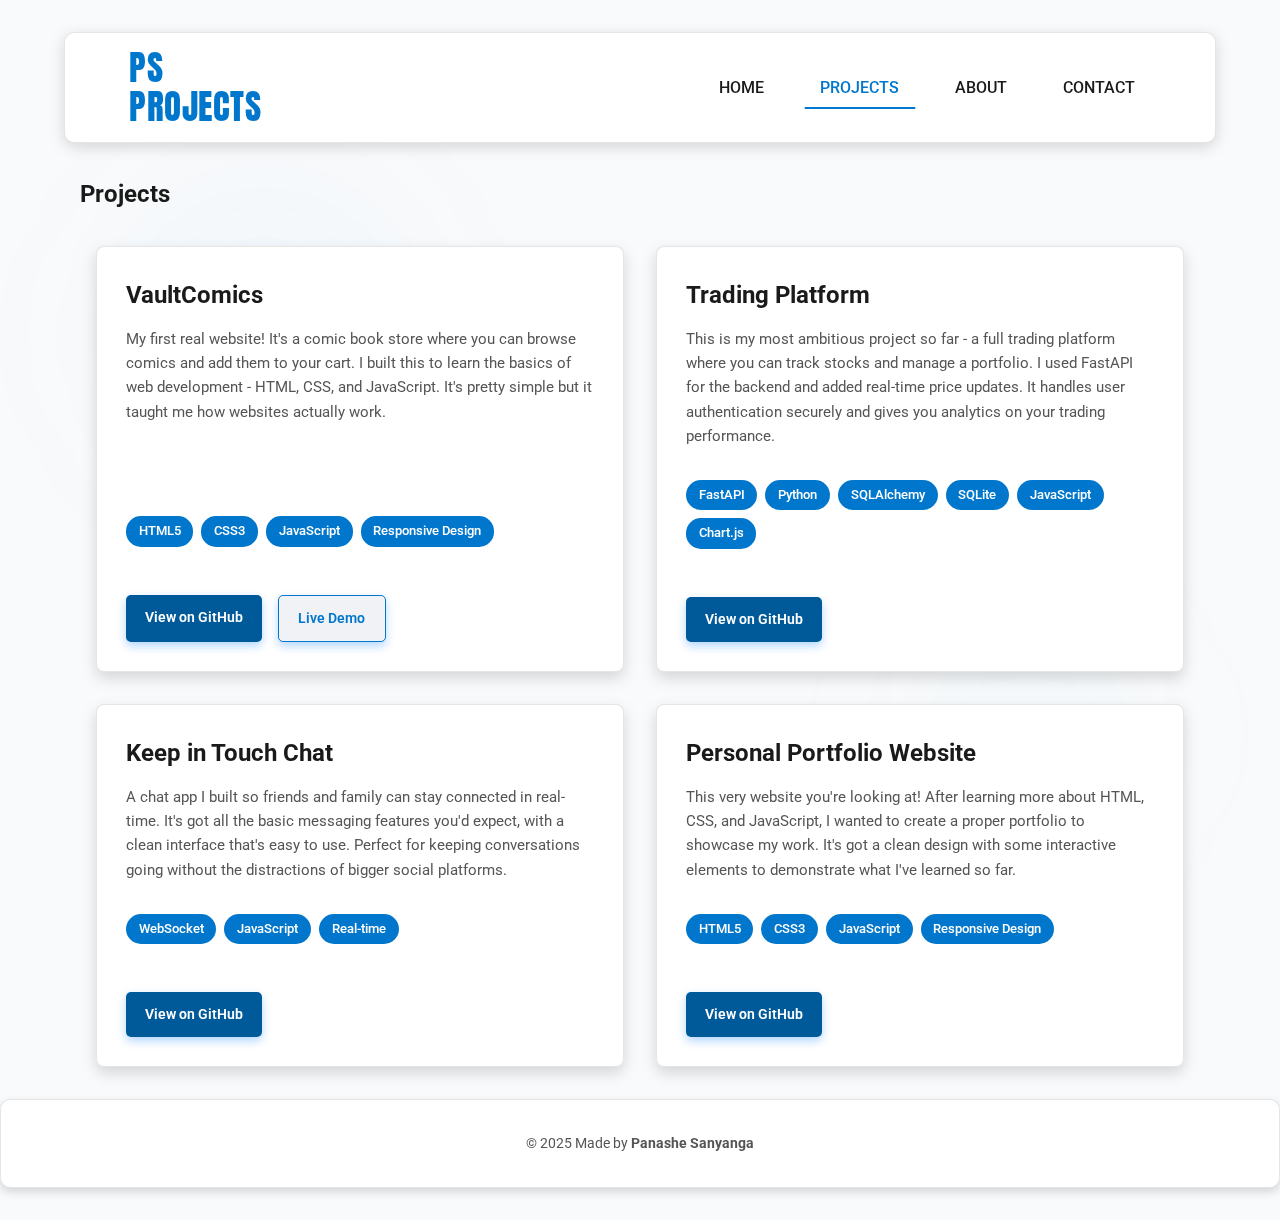
<file: projects.html>
<!DOCTYPE html>
<html lang="en">
  <head>
    <meta charset="UTF-8" />
    <meta name="viewport" content="width=device-width, initial-scale=1" />
    <title>Panashe Sanyanga | My Projects</title>
    <link rel="icon" href="images/favicon.ico" />
    <link
      href="https://fonts.googleapis.com/css2?family=Anton&family=Roboto&display=swap"
      rel="stylesheet"
    />
    <link rel="stylesheet" href="styles.css" />
  </head>
  <body>
    <div class="floating-orbs"></div>

    <header>
      <div class="container header-bar">
        <div class="logo">PS <br />PROJECTS</div>
        <nav class="nav">
          <a href="index.html">HOME</a>
          <a href="projects.html" class="active">PROJECTS</a>
          <a href="about.html">ABOUT</a>
          <a href="contact.html">CONTACT</a>
        </nav>
      </div>
    </header>

    <main class="container">
      <h2>Projects</h2>
      <div class="project-grid">
        <!-- VaultComics E-commerce Website -->
        <article class="project-card" id="vaultcomics">
          <h3>VaultComics</h3>
          <p>
            My first real website! It's a comic book store where you can browse
            comics and add them to your cart. I built this to learn the basics
            of web development - HTML, CSS, and JavaScript. It's pretty simple
            but it taught me how websites actually work.
          </p>
          <div class="project-tech">
            <span class="tech-tag">HTML5</span>
            <span class="tech-tag">CSS3</span>
            <span class="tech-tag">JavaScript</span>
            <span class="tech-tag">Responsive Design</span>
          </div>
          <div class="project-links">
            <a
              href="https://github.com/Code-by-PS/vaultcomics.github.io"
              target="_blank"
              rel="noopener noreferrer"
              class="button-link"
            >
              View on GitHub
            </a>
            <a
              href="https://code-by-ps.github.io/vaultcomics.github.io/"
              target="_blank"
              rel="noopener noreferrer"
              class="button-link secondary"
            >
              Live Demo
            </a>
          </div>
        </article>

        <!-- Trading Platform -->
        <article class="project-card" id="trading-platform">
          <h3>Trading Platform</h3>
          <p>
            This is my most ambitious project so far - a full trading platform
            where you can track stocks and manage a portfolio. I used FastAPI
            for the backend and added real-time price updates. It handles user
            authentication securely and gives you analytics on your trading
            performance.
          </p>
          <div class="project-tech">
            <span class="tech-tag">FastAPI</span>
            <span class="tech-tag">Python</span>
            <span class="tech-tag">SQLAlchemy</span>
            <span class="tech-tag">SQLite</span>
            <span class="tech-tag">JavaScript</span>
            <span class="tech-tag">Chart.js</span>
          </div>
          <div class="project-links">
            <a
              href="https://github.com/Code-by-PS/Trading-Platform"
              target="_blank"
              rel="noopener noreferrer"
              class="button-link"
            >
              View on GitHub
            </a>
          </div>
        </article>

        <!-- Keep in Touch Chat -->
        <article class="project-card" id="keep-in-touch-chat">
          <h3>Keep in Touch Chat</h3>
          <p>
            A chat app I built so friends and family can stay connected in
            real-time. It's got all the basic messaging features you'd expect,
            with a clean interface that's easy to use. Perfect for keeping
            conversations going without the distractions of bigger social
            platforms.
          </p>
          <div class="project-tech">
            <span class="tech-tag">WebSocket</span>
            <span class="tech-tag">JavaScript</span>
            <span class="tech-tag">Real-time</span>
          </div>
          <div class="project-links">
            <a
              href="https://github.com/Code-by-PS/keep-in-touch-chat"
              target="_blank"
              rel="noopener noreferrer"
              class="button-link"
            >
              View on GitHub
            </a>
          </div>
        </article>

        <!-- Personal Portfolio Website -->
        <article class="project-card" id="portfolio-website">
          <h3>Personal Portfolio Website</h3>
          <p>
            This very website you're looking at! After learning more about HTML,
            CSS, and JavaScript, I wanted to create a proper portfolio to
            showcase my work. It's got a clean design with some interactive
            elements to demonstrate what I've learned so far.
          </p>
          <div class="project-tech">
            <span class="tech-tag">HTML5</span>
            <span class="tech-tag">CSS3</span>
            <span class="tech-tag">JavaScript</span>
            <span class="tech-tag">Responsive Design</span>
          </div>
          <div class="project-links">
            <a
              href="https://github.com/Code-by-PS/PS-PORTFOLIO"
              target="_blank"
              rel="noopener noreferrer"
              class="button-link"
            >
              View on GitHub
            </a>
          </div>
        </article>
      </div>
    </main>

    <footer>&copy; 2025 Made by <strong>Panashe Sanyanga</strong></footer>

    <script src="script.js"></script>
  </body>
</html>
</file>
<file: styles.css>
/* Option 1: Modern Dusk */
:root {
  --bg-dark: #F9FAFB;            /* Very light background */
  --bg-medium: #FFFFFF;          /* White sections/cards */
  --bg-light: #F0F2F5;           /* Slightly off-white hover */
  --text-primary: #1A1A1A;       /* Dark text */
  --text-secondary: #555555;     /* Medium grey */
  --accent-color: #0077CC;       /* Deep blue */
  --accent-color-dark: #005A99;  /* Darker blue */
  --border-color: rgba(0, 0, 0, 0.1);  /* Subtle border */
  --shadow-color: rgba(0, 0, 0, 0.15); /* Light shadow */
  --transition-speed: 0.3s ease;
}


/* Reset */
* {
  margin: 0;
  padding: 0;
  box-sizing: border-box;
}

/* Container */
.container {
  width: 90%;
  max-width: 1200px;
  margin: 0 auto;
  padding-left: 1rem;
  padding-right: 1rem;
}

/* Fonts and Body */
body {
  font-family: 'Roboto', sans-serif;
  background-color: var(--bg-dark); /* Solid dark background */
  color: var(--text-primary);
  line-height: 1.6;
  padding: 2rem 0;
  min-height: 100vh;
  overflow-x: hidden; /* Prevent horizontal scroll from orb animations */
}

/* Header */
.header-bar {
  display: flex;
  justify-content: space-between;
  align-items: center;
  padding: 1rem 4rem; /* Add horizontal padding */
  background-color: var(--bg-medium); /* Darker, solid background */
  border-radius: 10px; /* Slightly less rounded */
  margin-bottom: 2rem;
  border: 1px solid var(--border-color); /* Subtle border */
  box-shadow: 0 4px 15px var(--shadow-color); /* Darker shadow */
  position: sticky; /* Make it sticky */
  top: 1rem; /* Stick to the top with some margin */
  z-index: 100; /* Ensure it's above other content */
}

/* Logo */
.logo {
  font-family: 'Anton', sans-serif;
  font-size: 2.2rem; /* Slightly smaller */
  color: var(--accent-color); /* Solid accent color for logo */
  line-height: 1.1;
  letter-spacing: 0.5px;
  
}

/* Navigation */
.nav {
  display: flex;
  gap: 1.5rem;
}

.nav a {
  color: var(--text-primary);
  text-decoration: none;
  font-weight: 500;
  font-size: 1rem;
  position: relative;
  padding: 0.5rem 1rem;
  border-radius: 5px;
  transition: all var(--transition-speed);
  text-shadow: none;
  background: transparent;
  border: none;
}

.nav a::before {
  content: '';
  position: absolute;
  bottom: 0;
  left: 50%;
  transform: translateX(-50%);
  width: 0;
  height: 2px;
  background-color: var(--accent-color);
  transition: width var(--transition-speed);
  border-radius: 2px;
  opacity: 1;
  z-index: 0;
}

.nav a:hover::before,
.nav a.active::before {
  width: 100%;
}

.nav a:hover,
.nav a.active {
  transform: none;
  color: var(--accent-color);
  box-shadow: none;
}

/* Hero Section */
.hero {
  display: flex;
  align-items: center;
  justify-content: space-between;
  padding: 4rem 2rem; /* Adjusted padding to be consistent and responsive */
  background-color: var(--bg-medium);
  border-radius: 10px;
  margin: 2rem auto;
  border: 1px solid var(--border-color);
  box-shadow: 0 8px 20px var(--shadow-color);
  flex-wrap: wrap; /* Allows items to wrap on smaller screens */
  text-align: left; /* Default text alignment */
}

.hero-content {
  flex: 1; /* Allow content to grow */
  min-width: 300px; /* Ensure it doesn't get too small */
  padding-right: 2rem; /* Space between content and image */
}

.hero-image {
  flex-shrink: 0; /* Prevent image from shrinking too much */
  width: 300px; /* Fixed width for image container on larger screens */
  display: flex;
  justify-content: center;
  align-items: center;
}

.hero-image img {
  border-radius: 50%;
  width: 100%; /* Image fills its container */
  height: auto;
  object-fit: cover;
  border: 3px solid var(--accent-color-dark);
  box-shadow: 0 8px 20px var(--shadow-color);
}

.intro h1 {
  font-size: 3.2rem;
  margin-bottom: 0.8rem;
  color: var(--text-primary);
  text-shadow: none;
}

.intro p {
  font-size: 1.1rem;
  margin-bottom: 2rem;
  color: var(--text-secondary);
  text-shadow: none;
}

.cta {
  background: var(--accent-color);
  color: var(--bg-dark);
  padding: 0.8rem 1.8rem;
  border-radius: 5px;
  font-weight: 600;
  text-shadow: none;
  box-shadow: 0 5px 15px rgba(97, 218, 251, 0.3);
  display: inline-block; /* Ensure padding/margin works as expected */
  text-decoration: none; /* Remove underline */
  transition: all var(--transition-speed);
}

.cta:hover {
  transform: translateY(-2px);
  box-shadow: 0 8px 20px rgba(97, 218, 251, 0.4);
  background: var(--accent-color-dark);
  color: #ffffff;
}

/* General Section Styling (for all new and existing sections) */
section {
  padding: 4rem 0;
  background-color: var(--bg-medium);
  border-radius: 10px;
  margin: 2rem auto;
  border: 1px solid var(--border-color);
  box-shadow: 0 8px 20px var(--shadow-color);
  text-align: center; /* Default center alignment for titles */
}

section h2 {
  font-size: 2.5rem;
  margin-bottom: 2rem;
  color: var(--accent-color);
  text-shadow: none;
}

/* About Me Section */
.about-me .about-content {
  max-width: 800px;
  margin: 0 auto;
  padding: 0 1rem;
  text-align: left;
}

.about-me .about-content p {
  color: var(--text-secondary);
  margin-bottom: 1rem;
  font-size: 1rem;
  text-shadow: none;
}

/* Skills Section */
.skills-section .skills-grid {
  display: grid;
  grid-template-columns: repeat(auto-fit, minmax(280px, 1fr));
  gap: 1.5rem;
  max-width: 1000px;
  margin: 0 auto;
  padding: 0 1rem;
}

.skill-card {
  background-color: var(--bg-medium);
  border: 1px solid var(--border-color);
  border-radius: 8px;
  padding: 1.5rem;
  text-align: left;
  box-shadow: 0 4px 10px var(--shadow-color);
  transition: transform var(--transition-speed), box-shadow var(--transition-speed);
}

.skill-card:hover {
  transform: translateY(-5px);
  box-shadow: 0 8px 15px rgba(0, 0, 0, 0.6);
}

.skill-card h3 {
  color: var(--text-primary);
  font-size: 1.4rem;
  margin-bottom: 1rem;
  border-bottom: 1px solid var(--border-color);
  padding-bottom: 0.5rem;
}

.skill-card ul {
  list-style: none;
  padding: 0;
  margin: 0;
}

.skill-card li {
  color: var(--text-secondary);
  margin-bottom: 0.5rem;
  position: relative;
  padding-left: 1.2em;
}

.skill-card li::before {
  content: '•';
  color: var(--accent-color);
  position: absolute;
  left: 0;
}

/* Projects Grid */
.projects h2 {
  color: var(--accent-color);
}

.project-grid {
  display: grid;
  grid-template-columns: repeat(auto-fit, minmax(350px, 1fr));
  gap: 2rem;
  margin-top: 2rem;
  padding: 0 1rem;
}

.project-card {
  background-color: var(--bg-medium);
  border-radius: 8px;
  padding: 1.8rem;
  border: 1px solid var(--border-color);
  box-shadow: 0 6px 15px var(--shadow-color);
  display: flex;
  flex-direction: column;
  justify-content: space-between;
  user-select: none;
  transition: all var(--transition-speed);
  cursor: default;
  position: relative;
  overflow: hidden;
  z-index: 1; /* Ensure content is above ::before */
  min-height: 300px;
}

.project-card::before {
  content: ''; /* Must include content for pseudo-elements */
  position: absolute;
  top: 0;
  left: 0;
  width: 100%;
  height: 100%;
  background: linear-gradient(45deg, rgba(97, 218, 251, 0.05), rgba(0, 123, 255, 0.05));
  opacity: 0;
  transition: opacity var(--transition-speed);
  z-index: 0;
}

.project-card:hover::before {
  opacity: 1;
}

.project-card:hover {
  transform: translateY(-5px);
  box-shadow: 0 10px 25px rgba(0, 0, 0, 0.6);
  border-color: rgba(255, 255, 255, 0.2);
}

.project-card h3 {
  color: var(--text-primary);
  margin-bottom: 0.8rem;
  font-family: 'Roboto', sans-serif;
  font-size: 1.5rem;
  text-shadow: none;
  position: relative; /* Ensure it's above ::before */
  z-index: 1;
}

.project-card p {
  color: var(--text-secondary);
  margin-bottom: 1rem;
  flex-grow: 1;
  text-shadow: none;
  position: relative; /* Ensure it's above ::before */
  z-index: 1;
  font-size: 0.95rem;
}

/* Tech Tags */
.project-tech {
  margin: 1rem 0;
  display: flex;
  flex-wrap: wrap;
  gap: 0.5rem;
}

.tech-tag {
  background-color: var(--accent-color);
  color: #ffffff;
  padding: 0.3rem 0.8rem;
  border-radius: 15px;
  font-size: 0.8rem;
  font-weight: 500;
  text-shadow: none;
}

/* Project Links */
.project-links {
  display: flex;
  gap: 1rem;
  flex-wrap: wrap;
  margin-top: auto;
  position: relative; /* Ensure it's above ::before pseudo-element */
  z-index: 2; /* Higher than the ::before pseudo-element */
}

a.button-link.secondary {
  background: var(--bg-light);
  color: var(--accent-color);
  border: 1px solid var(--accent-color);
}

a.button-link.secondary:hover {
  background: var(--accent-color);
  color: #ffffff;
}

button,
a.button-link {
  background: var(--accent-color-dark);
  color: #ffffff;
  border: none;
  border-radius: 5px;
  padding: 0.7rem 1.2rem;
  font-weight: 600;
  text-shadow: none;
  box-shadow: 0 4px 10px rgba(0, 123, 255, 0.3);
  font-size: 0.9rem;
  cursor: pointer; /* Indicate it's clickable */
  display: inline-block; /* For a.button-link */
  text-decoration: none; /* For a.button-link */
  transition: all var(--transition-speed);
}

button:hover,
a.button-link:hover {
  transform: translateY(-2px);
  box-shadow: 0 6px 15px rgba(0, 123, 255, 0.4);
  background: var(--accent-color);
}


/* Dashboard chart bars */
#dashboard-chart div {
  height: 20px;
  margin: 4px 0;
  padding: 2px 5px;
  color: #ffffff;
  font-weight: 500;
  border-radius: 10px;
  background: linear-gradient(90deg, var(--accent-color-dark), var(--accent-color));
  box-shadow: 0 3px 10px rgba(0, 123, 255, 0.2);
  text-shadow: none;
}

/* Canvas for Algorithm Visualizer */
#algoCanvas {
  border: 1px solid var(--border-color);
  background: var(--bg-dark);
  border-radius: 8px;
  box-shadow: 0 5px 15px var(--shadow-color);
  width: 100%; /* Make canvas responsive within its container */
  max-width: 260px; /* Maintain original max size */
  height: auto; /* Maintain aspect ratio */
}

/* Conversion result */
#conversion-result {
  font-weight: 500;
  color: var(--text-primary);
  text-shadow: none;
  background: var(--bg-medium);
  padding: 0.8rem;
  border-radius: 8px;
  border: 1px solid var(--border-color);
}

/* Experience Section */
.experience-section h2 {
  color: var(--accent-color);
}

.timeline {
  position: relative;
  max-width: 800px;
  margin: 0 auto;
  padding: 20px 0;
}

.timeline::before {
  content: '';
  position: absolute;
  width: 2px;
  background-color: var(--border-color);
  top: 0;
  bottom: 0;
  left: 50%;
  margin-left: -1px;
}

.timeline-item {
  padding: 10px 0;
  position: relative;
  width: 50%;
  box-sizing: border-box;
}

.timeline-item:nth-child(odd) {
  left: 0;
  padding-right: 30px;
  text-align: right;
}

.timeline-item:nth-child(even) {
  left: 50%;
  padding-left: 30px;
  text-align: left;
}

.timeline-dot {
  position: absolute;
  width: 12px;
  height: 12px;
  background-color: var(--accent-color);
  border-radius: 50%;
  top: 20px;
  z-index: 1;
  border: 2px solid var(--bg-dark);
}

.timeline-item:nth-child(odd) .timeline-dot {
  right: -6px;
}

.timeline-item:nth-child(even) .timeline-dot {
  left: -6px;
}

.timeline-content {
  background-color: var(--bg-medium);
  padding: 15px;
  border-radius: 8px;
  border: 1px solid var(--border-color);
  box-shadow: 0 4px 10px var(--shadow-color);
}

.timeline-content h3 {
  font-size: 1.2rem;
  color: var(--text-primary);
  margin-bottom: 5px;
}

.timeline-content .date {
  font-size: 0.85rem;
  color: var(--text-secondary);
  margin-bottom: 10px;
}

.timeline-content p {
  font-size: 0.9rem;
  color: var(--text-secondary);
}

/* Insights & Tutorials - FIXED FOR CONSISTENCY */
.insights-section h2 {
  color: var(--accent-color);

}

.insights-section p {
  color: var(--text-secondary);
  text-shadow: none;
  font-size: 1rem;
  margin-bottom: 2rem;
}

.insights-cards {
  display: flex;
  justify-content: center;
  gap: 1.5rem;
  flex-wrap: wrap;
  padding: 0 1rem;
  overflow-x: auto; /* FIXED: Allow horizontal scrolling if needed */
  scroll-behavior: smooth; /* FIXED: Smooth scrolling */
}

.insight-card {
  flex: 0 0 280px; /* FIXED: Match project card sizing exactly */
  min-width: 280px; /* FIXED: Consistent minimum width */
  background-color: var(--bg-medium);
  border-radius: 8px;
  padding: 1.8rem; /* Same padding as project cards */
  color: var(--text-primary);
  border: 1px solid var(--border-color);
  box-shadow: 0 6px 15px var(--shadow-color);
  display: flex;
  flex-direction: column;
  justify-content: space-between;
  transition: all var(--transition-speed);
  cursor: pointer;
  position: relative;
  overflow: hidden;
  z-index: 1; /* Ensure content is above ::before */
}

.insight-card::before {
  content: ''; /* Must include content for pseudo-elements */
  position: absolute;
  top: 0;
  left: 0;
  width: 100%;
  height: 100%;
  background: linear-gradient(45deg, rgba(97, 218, 251, 0.05), rgba(0, 123, 255, 0.05));
  opacity: 0;
  transition: opacity var(--transition-speed);
  z-index: 0;
}

.insight-card:hover::before {
  opacity: 1;
}

.insight-card:hover {
  transform: translateY(-5px);
  box-shadow: 0 10px 25px rgba(0, 0, 0, 0.6);
  border-color: rgba(255, 255, 255, 0.2);
}

.insight-card h3 {
  font-family: 'Roboto', sans-serif;
  font-size: 1.5rem; /* FIXED: Match project card h3 size */
  color: var(--text-primary);
  margin-bottom: 0.8rem; /* FIXED: Match project card h3 margin */
  text-shadow: none;
  position: relative;
  z-index: 1;
}

.insight-card p {
  flex-grow: 1;
  margin-bottom: 1rem;
  font-size: 0.95rem; /* FIXED: Match project card p size */
  color: var(--text-secondary);
  text-shadow: none;
  position: relative;
  z-index: 1;
}

.insight-card a.button-link {
  align-self: flex-start;
  background: var(--accent-color-dark);
  color: #ffffff;
  padding: 0.7rem 1.2rem;
  border-radius: 5px;
  font-weight: 600;
  text-shadow: none;
  box-shadow: 0 4px 10px rgba(0, 123, 255, 0.2);
  position: relative; /* Ensure it's above ::before pseudo-element */
  z-index: 2; /* Higher than the ::before pseudo-element */
}

.insight-card a.button-link:hover {
  transform: translateY(-2px);
  box-shadow: 0 6px 15px rgba(0, 123, 255, 0.3);
  background: var(--accent-color);
}

/* Insights Page Styles */
.insights-intro {
  text-align: center;
  padding: 2rem 0;
  margin-bottom: 3rem;
}

.insights-intro h1 {
  font-size: 3rem;
  color: var(--accent-color);
  margin-bottom: 1rem;
}

.insights-intro p {
  font-size: 1.1rem;
  color: var(--text-secondary);
  max-width: 800px;
  margin: 0 auto;
}

.insight-article {
  background-color: var(--bg-medium);
  border-radius: 10px;
  margin: 3rem 0;
  padding: 2.5rem;
  border: 1px solid var(--border-color);
  box-shadow: 0 8px 20px var(--shadow-color);
}

.article-header {
  margin-bottom: 2rem;
  padding-bottom: 1.5rem;
  border-bottom: 2px solid var(--border-color);
}

.article-header h2 {
  font-size: 2.2rem;
  color: var(--text-primary);
  margin-bottom: 1rem;
}

.article-meta {
  display: flex;
  gap: 1.5rem;
  color: var(--text-secondary);
  font-size: 0.9rem;
}

.article-meta .date {
  font-weight: 600;
  color: var(--accent-color);
}

.article-content {
  line-height: 1.7;
}

.article-content h3 {
  font-size: 1.6rem;
  color: var(--accent-color);
  margin: 2rem 0 1rem 0;
}

.article-content h4 {
  font-size: 1.3rem;
  color: var(--text-primary);
  margin: 1.5rem 0 0.8rem 0;
}

.article-content p {
  color: var(--text-secondary);
  margin-bottom: 1rem;
  font-size: 1rem;
}

.article-content ul {
  margin: 1rem 0;
  padding-left: 1.5rem;
}

.article-content li {
  color: var(--text-secondary);
  margin-bottom: 0.5rem;
}

.project-overview,
.technical-details,
.challenges-solutions,
.lessons-learned {
  margin-bottom: 2rem;
}

.challenge {
  margin-bottom: 1.5rem;
  padding: 1rem;
  background-color: var(--bg-dark);
  border-radius: 8px;
  border-left: 4px solid var(--accent-color);
}

.challenge h4 {
  margin-top: 0;
  color: var(--accent-color);
}

.project-links {
  display: flex;
  gap: 1rem;
  margin-top: 2rem;
  flex-wrap: wrap;
  position: relative; /* Ensure it's above ::before pseudo-element */
  z-index: 2; /* Higher than the ::before pseudo-element */
}

/* Contact Section */
.contact-page {
  padding: 4rem 0;
  max-width: 900px;
  color: var(--text-primary);
}

.contact-intro h1 {
  font-size: 2.8rem;
  margin-bottom: 0.8rem;
  color: var(--text-primary);
  text-shadow: none;
}

.contact-intro p {
  color: var(--text-secondary);
  margin-bottom: 2rem;
  text-shadow: none;
  font-size: 1rem;
}

.contact-info h2 {
  font-size: 2.2rem;
  margin-bottom: 1.5rem;
  color: var(--accent-color);
}

.contact-info p {
  margin-bottom: 0.8rem;
  font-weight: 400;
  color: var(--text-secondary);
  text-shadow: none;
}

.contact-info a {
  color: var(--accent-color);
  text-decoration: none;
  transition: all var(--transition-speed);
  text-shadow: none;
}

.contact-info a:hover {
  color: var(--accent-color-dark);
  text-decoration: underline;
  text-shadow: none;
}

.contact-form-section h2 {
  font-size: 2.2rem;
  margin-bottom: 1rem;
  color: var(--accent-color);
}

.contact-form {
  margin-top: 1.5rem;
  text-align: left;
  max-width: 600px;
  margin-left: auto;
  margin-right: auto;
  display: flex;
  flex-direction: column;
  gap: 1.2rem;
  color: var(--text-primary);
}

.contact-form label {
  font-weight: 500;
  margin-bottom: 0.3rem;
  font-size: 0.95rem;
  text-shadow: none;
}

.contact-form input,
.contact-form textarea {
  background-color: var(--bg-dark);
  border: 1px solid var(--border-color);
  border-radius: 5px;
  padding: 0.8rem 1.2rem;
  color: var(--text-primary);
  font-size: 0.95rem;
  resize: vertical;
  transition: all var(--transition-speed);
  box-shadow: inset 0 1px 3px rgba(0, 0, 0, 0.3);
}

.contact-form input:focus,
.contact-form textarea:focus {
  border-color: var(--accent-color);
  outline: none;
  box-shadow: 0 0 0 2px rgba(97, 218, 251, 0.2), inset 0 1px 3px rgba(0, 0, 0, 0.3);
  background-color: var(--bg-dark);
}

.contact-form button {
  background: var(--accent-color);
  color: var(--bg-dark);
  padding: 0.9rem 2rem;
  border-radius: 5px;
  font-weight: 600;
  box-shadow: 0 5px 15px rgba(97, 218, 251, 0.3);
  text-shadow: none;
  align-self: center;
  margin-top: 1rem;
}

.contact-form button:hover {
  background: var(--accent-color-dark);
  transform: translateY(-2px);
  box-shadow: 0 8px 20px rgba(0, 123, 255, 0.4);
  color: #ffffff;
}

/* Footer */
footer {
  padding: 2rem 0;
  text-align: center;
  font-size: 0.9rem;
  color: var(--text-secondary);
  background-color: var(--bg-medium);
  border-radius: 10px;
  margin-top: 2rem;
  border: 1px solid var(--border-color);
  box-shadow: 0 4px 10px var(--shadow-color);
  text-shadow: none;
}

/* Floating Orbs - Adjusted for darker aesthetic */
.floating-orbs {
  position: fixed;
  top: 0;
  left: 0;
  width: 100%;
  height: 100%;
  pointer-events: none;
  z-index: -2;
  overflow: hidden;
}

.floating-orbs::before,
.floating-orbs::after {
  content: '';
  position: absolute;
  border-radius: 50%;
  background: radial-gradient(circle, rgba(97, 218, 251, 0.05), rgba(0, 123, 255, 0.03), transparent 70%);
  animation: float 20s infinite ease-in-out;
  filter: blur(80px);
}

.floating-orbs::before {
  width: 400px;
  height: 400px;
  top: 15%;
  left: 5%;
  animation-delay: 0s;
}

.floating-orbs::after {
  width: 300px;
  height: 300px;
  top: 65%;
  right: 8%;
  animation-delay: 10s;
  background: radial-gradient(circle, rgba(0, 123, 255, 0.05), rgba(97, 218, 251, 0.03), transparent 70%);
}

@keyframes float {
  0%, 100% {
    transform: translateY(0px) rotate(0deg);
  }
  33% {
    transform: translateY(-40px) translateX(20px) rotate(120deg);
  }
  66% {
    transform: translateY(30px) translateX(-30px) rotate(240deg);
  }
}

/* Sparkle animation - Adjusted to be more subtle */
@keyframes sparkle {
  0%, 100% {
    opacity: 0;
    transform: scale(0.5);
  }
  50% {
    opacity: 0.8;
    transform: scale(1);
  }
}

.sparkle-effect {
  position: relative;
  overflow: visible;
}

.sparkle-effect::before {
  content: '✦';
  position: absolute;
  top: -8px;
  right: -8px;
  font-size: 0.8rem;
  color: var(--accent-color);
  animation: sparkle 2s infinite;
  pointer-events: none;
}

/* Smooth scrolling for the entire page */
html {
  scroll-behavior: smooth;
}

/* Custom scrollbar for webkit browsers - Darker */
::-webkit-scrollbar {
  width: 10px;
}

::-webkit-scrollbar-track {
  background: var(--bg-medium);
  border-radius: 10px;
}

::-webkit-scrollbar-thumb {
  background: var(--accent-color-dark);
  border-radius: 10px;
  border: 1px solid var(--border-color);
}

::-webkit-scrollbar-thumb:hover {
  background: var(--accent-color);
}

/* --- Responsive Adjustments --- */

/* Tablet and Smaller Desktop Screens (up to 1024px, a good general breakpoint) */
@media (max-width: 1024px) {
  .header-bar {
    padding: 1rem 2rem; /* Less padding on sides */
  }

  .nav {
    gap: 1rem; /* Slightly smaller gap between nav items */
  }

  .hero {
    flex-direction: column; /* Stack hero content and image */
    text-align: center; /* Center text when stacked */
    padding: 4rem 1rem; /* Adjust padding for smaller screens */
  }

  .hero-content {
    max-width: 100%; /* Allow content to take full width */
    padding-right: 0; /* Remove right padding when stacked */
    margin-bottom: 2rem; /* Space between content and image */
  }

  .hero-image {
    width: 250px; /* Make image slightly smaller on tablets */
    margin: 0 auto; /* Center the image */
  }

  .intro h1 {
    font-size: 2.8rem; /* Slightly smaller heading */
  }

  .intro p {
    font-size: 1rem; /* Slightly smaller paragraph */
  }

  .project-grid {
    grid-template-columns: repeat(auto-fit, minmax(300px, 1fr));
    gap: 1.5rem;
  }

  .project-card {
    min-height: 350px;
  }

  .insights-cards {
    padding: 0; /* Remove side padding */
  }

  .insight-card {
    flex: 0 0 280px; /* FIXED: Maintain consistent sizing with project cards */
    min-width: 280px; /* FIXED: Consistent minimum width */
  }
}


/* Mobile Screens (up to 768px, existing breakpoint) */
@media (max-width: 768px) {
  .header-bar {
    flex-direction: column;
    padding: 1rem;
    position: static; /* Remove sticky header for mobile for more space */
    margin-bottom: 1.5rem; /* Adjust margin */
  }

  .logo {
    margin-bottom: 1rem; /* Space between logo and nav */
  }

  .nav {
    margin-top: 0; /* Already accounted for by logo margin */
    gap: 0.8rem;
    flex-wrap: wrap; /* Allow nav items to wrap */
    justify-content: center; /* Center nav items */
  }

  .nav a {
    font-size: 0.9rem; /* Smaller nav links */
    padding: 0.4rem 0.8rem;
  }

  section {
    padding: 3rem 0.5rem; /* Less vertical padding, narrower horizontal */
    margin: 1.5rem auto; /* Adjust section margins */
  }

  section h2 {
    font-size: 2.2rem; /* Smaller section headings */
  }

  .hero {
    padding: 3rem 1rem; /* Adjusted hero padding */
  }

  .hero-image {
    width: 200px; /* Even smaller image for mobile */
  }

  .intro h1 {
    font-size: 2.2rem; /* Smaller hero heading */
  }

  .intro p {
    font-size: 0.95rem; /* Smaller hero paragraph */
  }

  .cta {
    padding: 0.7rem 1.5rem; /* Adjust CTA size */
    font-size: 0.9rem;
  }

  .skills-section .skills-grid {
    grid-template-columns: 1fr; /* Stack skill cards vertically */
    padding: 0 0.5rem; /* Adjust padding */
  }

  .skill-card {
    padding: 1.2rem; /* Less padding inside cards */
  }

  .skill-card h3 {
    font-size: 1.3rem;
  }

  .timeline::before {
    left: 20px; /* Move timeline line further left on small screens */
  }

  .timeline-item {
    width: 100%;
    padding-left: 40px; /* Space for line and dot */
    padding-right: 10px;
    text-align: left; /* All timeline items align left */
  }

  .timeline-item:nth-child(odd) {
    left: 0;
    padding-right: 10px; /* Consistent padding */
  }

  .timeline-item:nth-child(even) {
    left: 0; /* Align even items to the left too */
  }

  .timeline-item:nth-child(odd) .timeline-dot,
  .timeline-item:nth-child(even) .timeline-dot {
    left: 14px; /* Align dots with new line position */
    right: auto; /* Remove right positioning */
  }

  .timeline-content h3 {
    font-size: 1.1rem;
  }

  .timeline-content p {
    font-size: 0.85rem;
  }

  .project-grid {
    grid-template-columns: 1fr;
    gap: 1.5rem;
    padding: 0 0.5rem;
  }

  .project-card {
    min-height: 300px;
  }

  .insights-cards {
    flex-direction: column; /* Stack insight cards vertically */
    align-items: center; /* Center them */
    padding: 0 0.5rem;
  }

  .insight-card {
    flex: 0 0 90%; /* FIXED: Take up more width but maintain consistency */
    max-width: 90%; /* FIXED: Allow more width on mobile */
    min-width: 280px; /* FIXED: Maintain minimum width for consistency */
    padding: 1.5rem;
  }

  .contact-intro h1 {
    font-size: 2rem;
  }

  .contact-info h2,
  .contact-form-section h2 {
    font-size: 1.8rem;
  }

  .contact-form {
    padding: 0 0.5rem; /* Add padding to form */
  }

  .contact-form input,
  .contact-form textarea {
    padding: 0.6rem 1rem;
    font-size: 0.9rem;
  }

  .contact-form button {
    padding: 0.7rem 1.2rem;
    font-size: 0.85rem;
  }

  footer {
    padding: 1.5rem 0;
  }
}

/* Tiny Mobile Screens (even smaller, just in case) */
@media (max-width: 380px) {
  .logo {
    font-size: 1.6rem;
  }

  .nav {
    gap: 0.6rem;
  }

  .nav a {
    font-size: 0.8rem;
    padding: 0.3rem 0.6rem;
  }

  .intro h1 {
    font-size: 1.8rem;
  }

  .intro p {
    font-size: 0.85rem;
  }

  .hero-image {
    width: 150px;
  }

  .project-grid {
    grid-template-columns: 1fr;
    gap: 1rem;
  }

  .project-card {
    min-height: 280px;
  }

  .insight-card {
    flex: 0 0 95%; /* FIXED: Match project card behavior */
    min-width: 260px; /* FIXED: Match project card minimum width */
  }

  .timeline-item {
    padding-left: 35px; /* Adjust for even smaller screens */
  }

  .timeline-item:nth-child(odd) .timeline-dot,
  .timeline-item:nth-child(even) .timeline-dot {
    left: 9px;
  }
}
</file>
